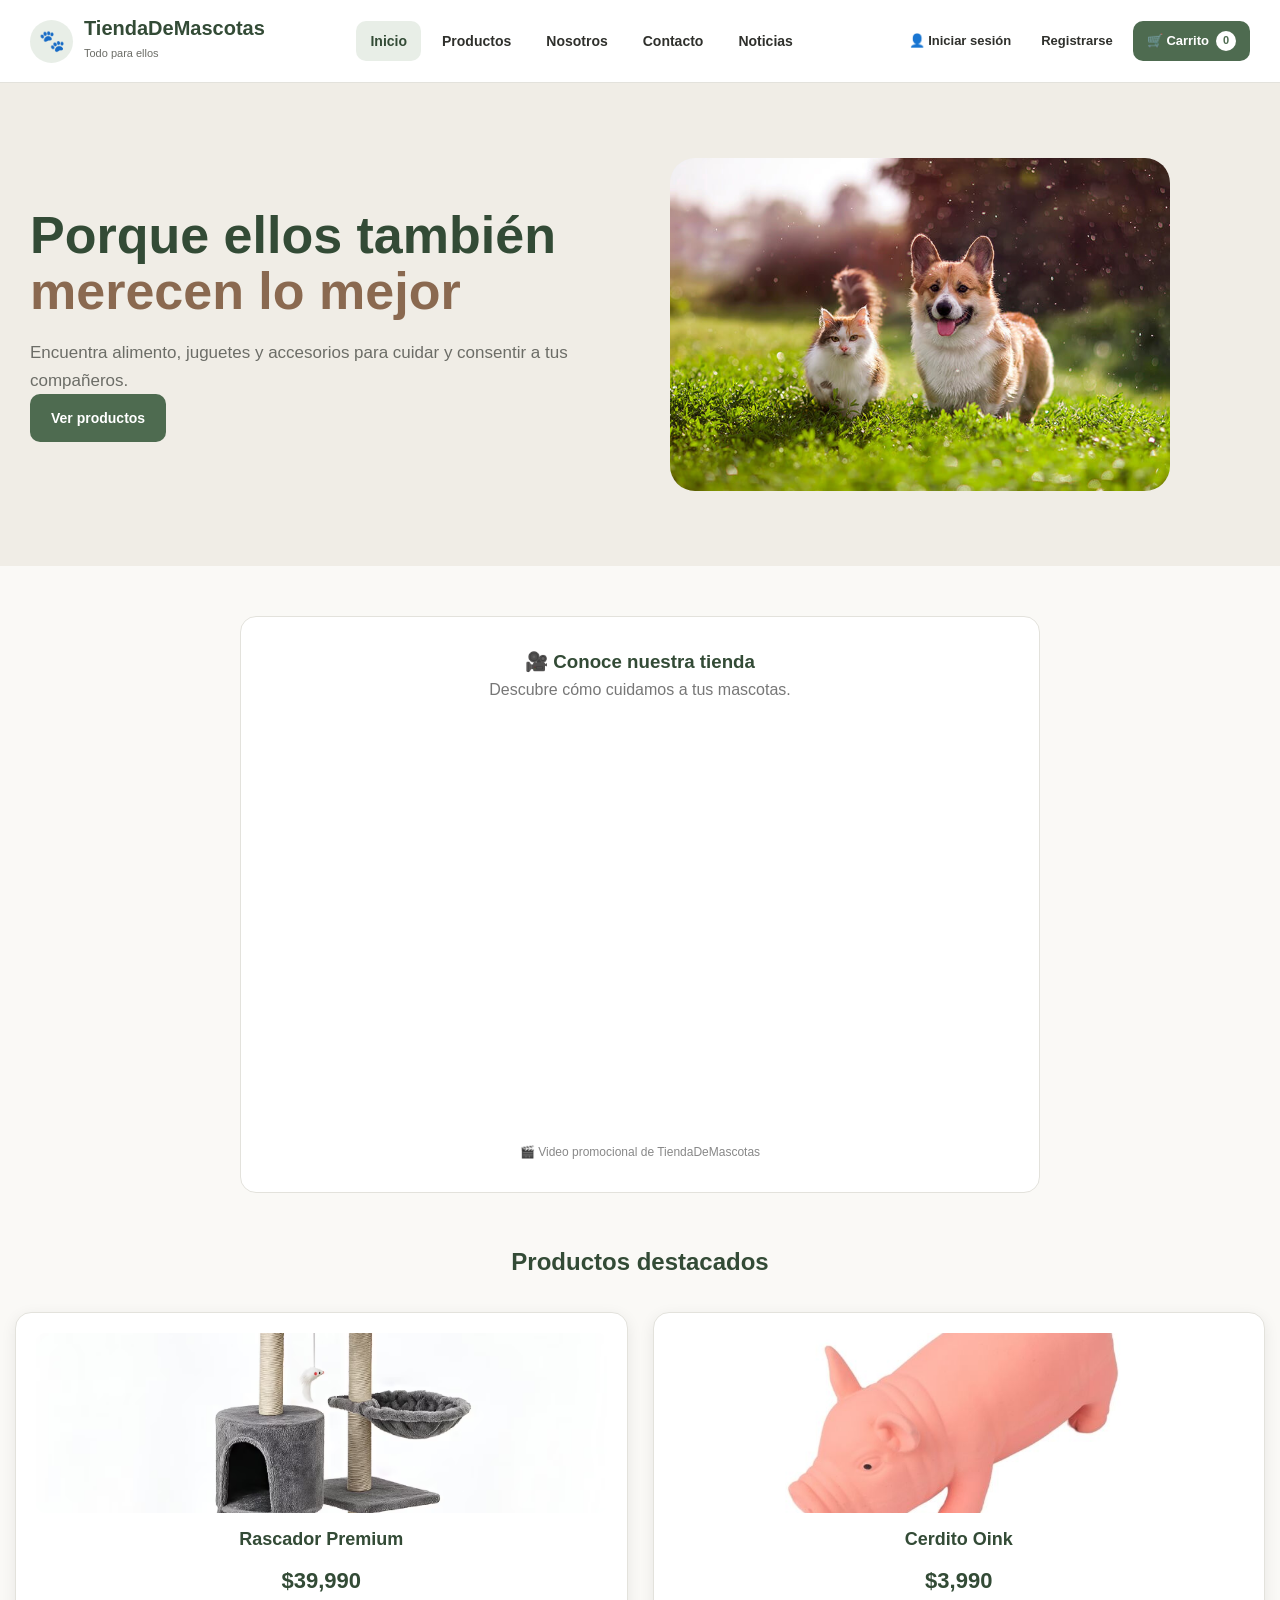
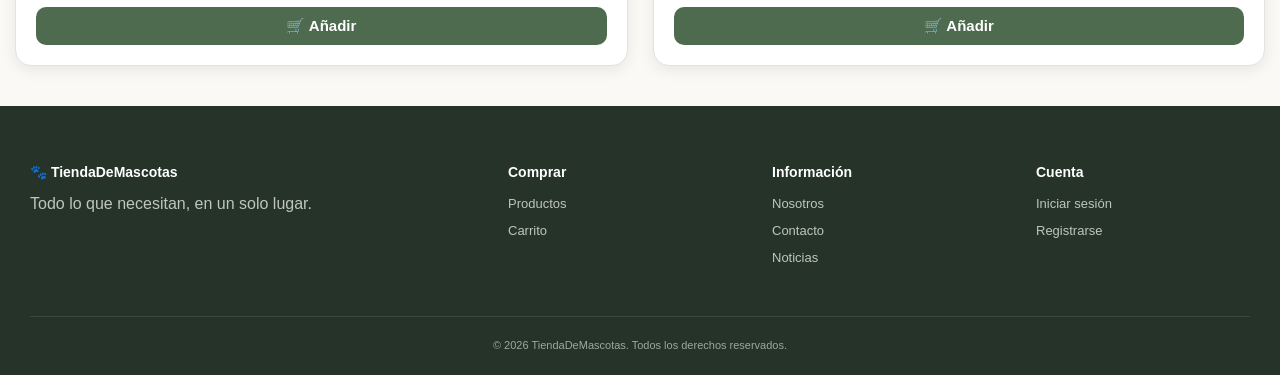
<file: index.html>
<!DOCTYPE html>
<html lang="es">
<head>
    <meta charset="UTF-8">
    <meta name="viewport" content="width=device-width, initial-scale=1.0">
    <title>TiendaDeMascotas</title>
    <link rel="stylesheet" href="css/styles.css">
</head>
<body>

<header class="header">
    <div class="header-contenido">
        <div class="logo">
            <a href="index.html">
                <span class="logo-icono">🐾</span>
                <div>
                    <h1>TiendaDeMascotas</h1>
                    <span class="logo-subtitulo">Todo para ellos</span>
                </div>
            </a>
        </div>
        <nav>
            <ul class="nav-lista">
                <li><a href="index.html" class="nav-link activo">Inicio</a></li>
                <li><a href="productos.html" class="nav-link">Productos</a></li>
                <li><a href="nosotros.html" class="nav-link">Nosotros</a></li>
                <li><a href="contacto.html" class="nav-link">Contacto</a></li>
                <li><a href="Noticias.html" class="nav-link">Noticias</a></li>
            </ul>
        </nav>
        <div class="acciones-header">
            <a href="IniciarSesion.html" class="accion-header">👤 Iniciar sesión</a>
            <a href="Registro.html" class="accion-header">Registrarse</a>
            <a href="carrito.html" class="carrito-header">
                🛒 Carrito <span class="carrito-contador">0</span>
            </a>
        </div>
    </div>
</header>

<main>
    <section class="hero">
        <div class="hero-contenido">
            <div class="hero-texto">
                <h2>Porque ellos también <span>merecen lo mejor</span></h2>
                <p>Encuentra alimento, juguetes y accesorios para cuidar y consentir a tus compañeros.</p>
                <a href="productos.html" class="boton boton-principal">Ver productos</a>
            </div>
            <div class="hero-imagen">
                <img src="IMG/PerroYgato.jpg" alt="Perro y gato">
            </div>
        </div>
    </section>

    <section style="max-width:800px;margin:50px auto;text-align:center;background:white;padding:30px;border-radius:16px;border:1px solid var(--borde);">
        <h3 style="color:var(--verde-oscuro);">🎥 Conoce nuestra tienda</h3>
        <p style="color:#777;margin-bottom:15px;">Descubre cómo cuidamos a tus mascotas.</p>
        <div style="position:relative;padding-bottom:56.25%;height:0;overflow:hidden;border-radius:12px;">
            <iframe 
                style="position:absolute;top:0;left:0;width:100%;height:100%;"
                src="https://www.youtube.com/embed/5aPx_wx9Z8g" 
                frameborder="0" 
                allow="accelerometer; autoplay; clipboard-write; encrypted-media; gyroscope; picture-in-picture" 
                allowfullscreen>
            </iframe>
        </div>
        <p style="color:#888;font-size:12px;margin-top:10px;">🎬 Video promocional de TiendaDeMascotas</p>
    </section>

    <section style="margin-top:50px;">
        <h2 style="text-align:center;color:var(--verde-oscuro);">Productos destacados</h2>
        <div class="productos-grid" id="productos-destacados"></div>
    </section>
</main>

<footer class="footer">
    <div class="footer-contenido">
        <div class="footer-columna">
            <h3>🐾 TiendaDeMascotas</h3>
            <p style="color:#bec6bf;">Todo lo que necesitan, en un solo lugar.</p>
        </div>
        <div class="footer-columna">
            <h3>Comprar</h3>
            <a href="productos.html">Productos</a>
            <a href="carrito.html">Carrito</a>
        </div>
        <div class="footer-columna">
            <h3>Información</h3>
            <a href="nosotros.html">Nosotros</a>
            <a href="contacto.html">Contacto</a>
            <a href="Noticias.html">Noticias</a>
        </div>
        <div class="footer-columna">
            <h3>Cuenta</h3>
            <a href="IniciarSesion.html">Iniciar sesión</a>
            <a href="Registro.html">Registrarse</a>
        </div>
    </div>
    <div class="footer-bottom">
        <p>&copy; 2026 TiendaDeMascotas. Todos los derechos reservados.</p>
    </div>
</footer>

<script src="js/javaScript.js"></script>
</body>
</html>
</file>
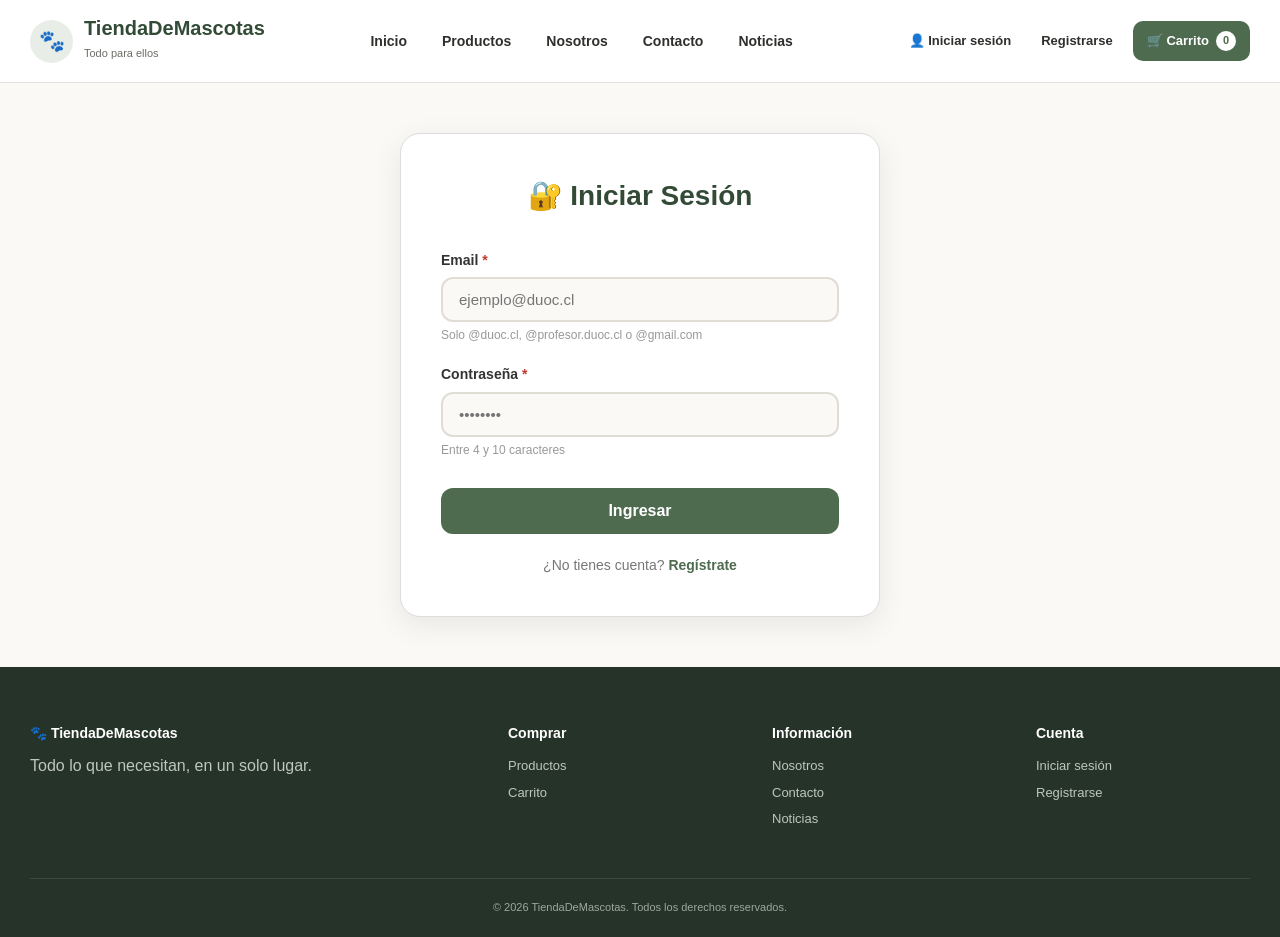
<file: administrador.html>
<!DOCTYPE html>
<html lang="es">
<head>
    <meta charset="UTF-8">
    <meta name="viewport" content="width=device-width, initial-scale=1.0">
    <title>Administrador - TiendaDeMascotas</title>
    <link rel="stylesheet" href="css/styles.css">
</head>
<body>

<header class="header">
    <div class="header-contenido">
        <div class="logo">
            <a href="index.html">
                <span class="logo-icono">🐾</span>
                <div>
                    <h1>TiendaDeMascotas</h1>
                    <span class="logo-subtitulo">Todo para ellos</span>
                </div>
            </a>
        </div>
        <nav>
            <ul class="nav-lista">
                <li><a href="index.html" class="nav-link">Inicio</a></li>
                <li><a href="productos.html" class="nav-link">Productos</a></li>
                <li><a href="nosotros.html" class="nav-link">Nosotros</a></li>
                <li><a href="contacto.html" class="nav-link">Contacto</a></li>
                <li><a href="Noticias.html" class="nav-link">Noticias</a></li>
            </ul>
        </nav>
        <div class="acciones-header">
            <a href="carrito.html" class="carrito-header">
                🛒 Carrito <span class="carrito-contador">0</span>
            </a>
        </div>
    </div>
</header>

<main style="max-width:1250px;margin:40px auto;padding:0 20px;">
    <div style="display:flex;justify-content:space-between;align-items:center;flex-wrap:wrap;gap:15px;margin-bottom:20px;">
        <h1 style="color:var(--verde-oscuro);margin:0;">Panel de Administración</h1>
        <div style="display:flex;align-items:center;gap:10px;background:white;padding:10px 15px;border-radius:10px;border:1px solid var(--borde);">
            <label for="rol-selector" style="font-weight:700;">👤 Rol activo:</label>
            <select id="rol-selector" style="padding:8px;border-radius:8px;border:1px solid var(--borde);font-weight:600;">
                <option value="Administrador" selected>Administrador</option>
                <option value="Vendedor">Vendedor</option>
            </select>
            <button onclick="cerrarSesion()" class="boton boton-secundario" style="padding:8px 14px;">🚪 Cerrar sesión</button>
        </div>
    </div>

    <div class="admin-layout">
        <aside class="admin-sidebar">
            <h3>Menú</h3>
            <a href="#" onclick="mostrarTab('productos')" class="menu-admin" data-rol="Administrador,Vendedor">📦 Productos</a>
            <a href="#" onclick="mostrarTab('usuarios')" class="menu-admin" data-rol="Administrador">👤 Usuarios</a>
            <a href="#" onclick="mostrarTab('ordenes')" class="menu-admin" data-rol="Administrador,Vendedor">📋 Órdenes</a>
            <a href="index.html" style="color:var(--verde);">← Volver a tienda</a>
        </aside>
        <div class="admin-content">
            <div class="admin-tabs">
                <button id="tab-btn-productos" class="activo" onclick="mostrarTab('productos')">Productos</button>
                <button id="tab-btn-usuarios" onclick="mostrarTab('usuarios')">Usuarios</button>
                <button id="tab-btn-ordenes" onclick="mostrarTab('ordenes')">Órdenes</button>
            </div>

            <div id="tab-productos" class="tab-content activo">
                <h3 id="titulo-producto">Gestión de Productos</h3>
                <form id="admin-producto-form">
                    <input type="hidden" id="prod-id-editar" value="">
                    <div class="admin-form-group">
                        <label for="prod-codigo">Código * (mín 3 caracteres)</label>
                        <input type="text" id="prod-codigo" maxlength="20" placeholder="PROD001">
                    </div>
                    <div class="admin-form-group">
                        <label for="prod-nombre">Nombre * (máx 100)</label>
                        <input type="text" id="prod-nombre" maxlength="100" placeholder="Nombre del producto">
                    </div>
                    <div class="admin-form-group">
                        <label for="prod-descripcion">Descripción (máx 500)</label>
                        <textarea id="prod-descripcion" rows="2" maxlength="500"></textarea>
                    </div>
                    <div class="admin-form-group">
                        <label for="prod-precio">Precio * (mín 0)</label>
                        <input type="number" id="prod-precio" step="0.01" min="0">
                    </div>
                    <div class="admin-form-group">
                        <label for="prod-stock">Stock * (entero, mín 0)</label>
                        <input type="number" id="prod-stock" step="1" min="0">
                    </div>
                    <div class="admin-form-group">
                        <label for="prod-stock-critico">Stock Crítico (opcional)</label>
                        <input type="number" id="prod-stock-critico" step="1" min="0">
                    </div>
                    <div class="admin-form-group">
                        <label for="prod-categoria">Categoría *</label>
                        <select id="prod-categoria">
                            <option value="Alimento Seco">Alimento Seco</option>
                            <option value="Alimento Húmedo">Alimento Húmedo</option>
                            <option value="Juguetes">Juguetes</option>
                            <option value="Rascadores y Gimnasios">Rascadores y Gimnasios</option>
                            <option value="Correas, Collares y Arneses">Correas, Collares y Arneses</option>
                        </select>
                    </div>
                    <div class="admin-form-group">
                        <label for="prod-imagen">Imagen (opcional - URL o ruta)</label>
                        <input type="text" id="prod-imagen" placeholder="https://ejemplo.com/imagen.png">
                    </div>
                    <button type="submit" class="boton boton-principal" id="btn-guardar-producto">Guardar Producto</button>
                    <button type="button" class="boton boton-secundario" id="btn-cancelar-edicion" onclick="cancelarEdicion()" style="display:none;">Cancelar edición</button>
                </form>
                <hr style="margin:20px 0;">
                <p><strong>Lista actual de productos:</strong></p>
                <ul id="lista-productos-simulada"></ul>
            </div>

            <div id="tab-usuarios" class="tab-content">
                <h3>Gestión de Usuarios</h3>
                <form id="admin-usuario-form">
                    <input type="hidden" id="user-id-editar" value="">
                    <div class="admin-form-group">
                        <label for="user-rut">RUT * (7-9 dígitos, sin puntos ni guión)</label>
                        <input type="text" id="user-rut" maxlength="9" placeholder="19011022K">
                    </div>
                    <div class="admin-form-group">
                        <label for="user-nombre">Nombre * (máx 50)</label>
                        <input type="text" id="user-nombre" maxlength="50">
                    </div>
                    <div class="admin-form-group">
                        <label for="user-apellidos">Apellidos * (máx 100)</label>
                        <input type="text" id="user-apellidos" maxlength="100">
                    </div>
                    <div class="admin-form-group">
                        <label for="user-email">Correo * (máx 100)</label>
                        <input type="email" id="user-email" maxlength="100">
                    </div>
                    <div class="admin-form-group">
                        <label for="user-fecha">Fecha Nacimiento (opcional)</label>
                        <input type="date" id="user-fecha">
                    </div>
                    <div class="admin-form-group">
                        <label for="user-tipo">Tipo de Usuario *</label>
                        <select id="user-tipo">
                            <option value="Administrador">Administrador</option>
                            <option value="Vendedor">Vendedor</option>
                            <option value="Cliente" selected>Cliente</option>
                        </select>
                    </div>
                    <div class="admin-form-group">
                        <label for="user-region">Región *</label>
                        <select id="user-region"></select>
                    </div>
                    <div class="admin-form-group">
                        <label for="user-comuna">Comuna *</label>
                        <select id="user-comuna"></select>
                    </div>
                    <div class="admin-form-group">
                        <label for="user-direccion">Dirección * (máx 300)</label>
                        <input type="text" id="user-direccion" maxlength="300">
                    </div>
                    <button type="submit" class="boton boton-principal">Guardar Usuario</button>
                </form>
                <hr style="margin:20px 0;">
                <p><strong>Lista de usuarios:</strong></p>
                <ul id="lista-usuarios-simulada"></ul>
            </div>

            <div id="tab-ordenes" class="tab-content">
                <h3>📋 Lista de Órdenes</h3>
                <div id="lista-ordenes">
                    <p style="color:#777;">No hay órdenes registradas.</p>
                </div>
            </div>
        </div>
    </div>
</main>

<footer class="footer">
    <div class="footer-contenido">
        <div class="footer-columna">
            <h3>🐾 TiendaDeMascotas</h3>
            <p style="color:#bec6bf;">Todo lo que necesitan, en un solo lugar.</p>
        </div>
        <div class="footer-columna">
            <h3>Comprar</h3>
            <a href="productos.html">Productos</a>
            <a href="carrito.html">Carrito</a>
        </div>
        <div class="footer-columna">
            <h3>Información</h3>
            <a href="nosotros.html">Nosotros</a>
            <a href="contacto.html">Contacto</a>
            <a href="Noticias.html">Noticias</a>
        </div>
        <div class="footer-columna">
            <h3>Cuenta</h3>
            <a href="IniciarSesion.html">Iniciar sesión</a>
            <a href="Registro.html">Registrarse</a>
        </div>
    </div>
    <div class="footer-bottom">
        <p>&copy; 2026 TiendaDeMascotas. Todos los derechos reservados.</p>
    </div>
</footer>

<script>
    function mostrarTab(tab) {
        document.querySelectorAll('.tab-content').forEach(el => el.classList.remove('activo'));
        document.querySelectorAll('.admin-tabs button').forEach(el => el.classList.remove('activo'));
        document.getElementById('tab-' + tab).classList.add('activo');
        document.getElementById('tab-btn-' + tab).classList.add('activo');
    }
</script>
<script src="js/javaScript.js"></script>
</body>
</html>
</file>
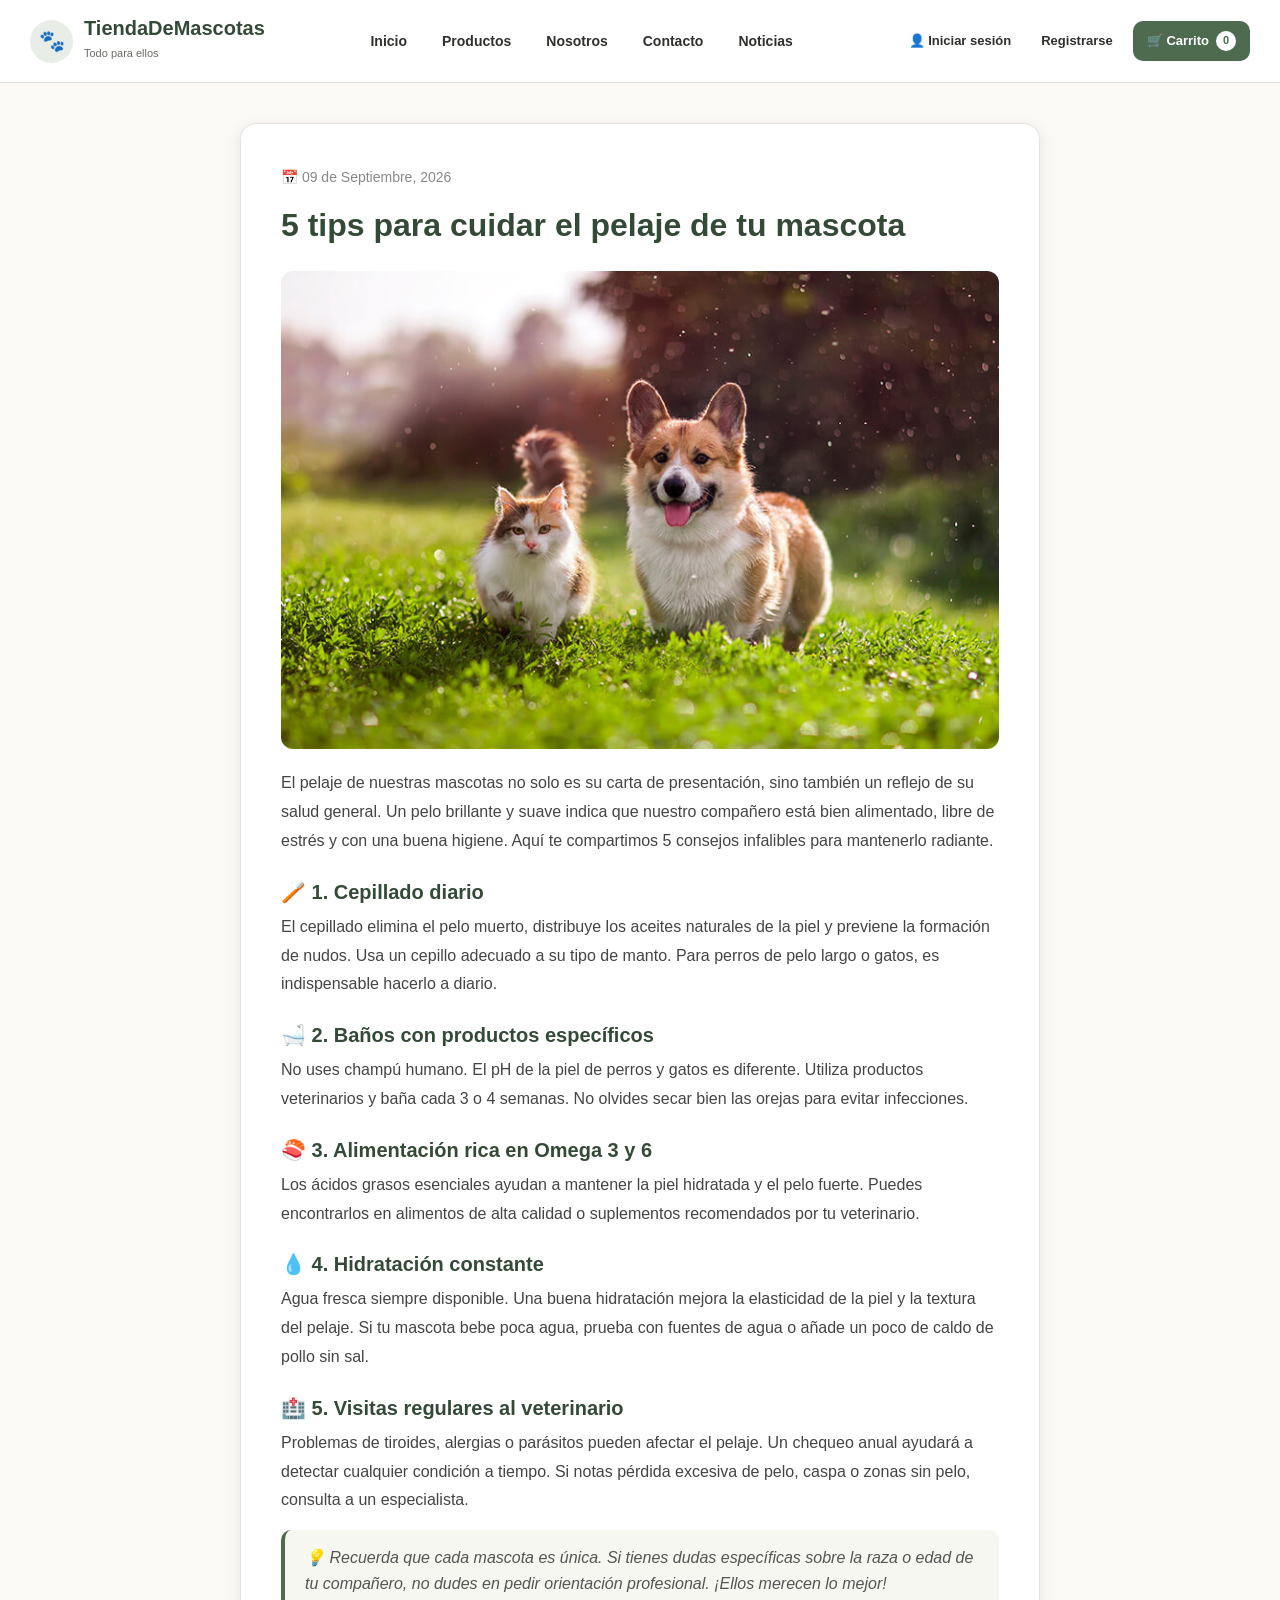
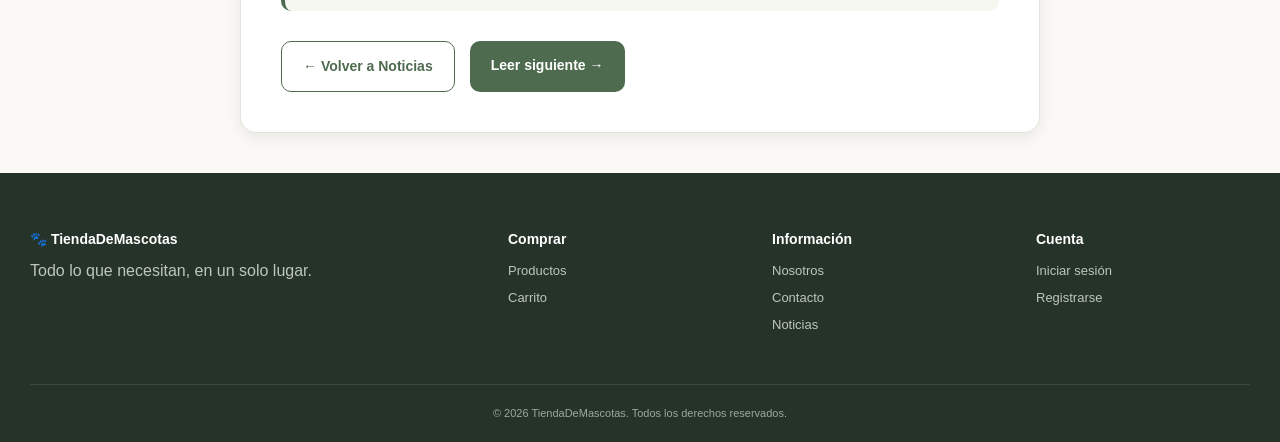
<file: Blog1.html>
<!DOCTYPE html>
<html lang="es">
<head>
    <meta charset="UTF-8">
    <meta name="viewport" content="width=device-width, initial-scale=1.0">
    <title>Blog1 - TiendaDeMascotas</title>
    <link rel="stylesheet" href="css/styles.css">
</head>
<body>

<header class="header">
    <div class="header-contenido">
        <div class="logo">
            <a href="index.html">
                <span class="logo-icono">🐾</span>
                <div>
                    <h1>TiendaDeMascotas</h1>
                    <span class="logo-subtitulo">Todo para ellos</span>
                </div>
            </a>
        </div>
        <nav>
            <ul class="nav-lista">
                <li><a href="index.html" class="nav-link">Inicio</a></li>
                <li><a href="productos.html" class="nav-link">Productos</a></li>
                <li><a href="nosotros.html" class="nav-link">Nosotros</a></li>
                <li><a href="contacto.html" class="nav-link">Contacto</a></li>
                <li><a href="Noticias.html" class="nav-link">Noticias</a></li>
            </ul>
        </nav>
        <div class="acciones-header">
            <a href="IniciarSesion.html" class="accion-header">👤 Iniciar sesión</a>
            <a href="Registro.html" class="accion-header">Registrarse</a>
            <a href="carrito.html" class="carrito-header">
                🛒 Carrito <span class="carrito-contador">0</span>
            </a>
        </div>
    </div>
</header>

<main>
    <article class="articulo">
        <span class="fecha">📅 09 de Septiembre, 2026</span>
        <h1>5 tips para cuidar el pelaje de tu mascota</h1>
        <img src="IMG/PerroYgato.jpg" alt="Mascota con pelaje brillante">

        <p>El pelaje de nuestras mascotas no solo es su carta de presentación, sino también un reflejo de su salud general. Un pelo brillante y suave indica que nuestro compañero está bien alimentado, libre de estrés y con una buena higiene. Aquí te compartimos 5 consejos infalibles para mantenerlo radiante.</p>

        <h3>🪥 1. Cepillado diario</h3>
        <p>El cepillado elimina el pelo muerto, distribuye los aceites naturales de la piel y previene la formación de nudos. Usa un cepillo adecuado a su tipo de manto. Para perros de pelo largo o gatos, es indispensable hacerlo a diario.</p>

        <h3>🛁 2. Baños con productos específicos</h3>
        <p>No uses champú humano. El pH de la piel de perros y gatos es diferente. Utiliza productos veterinarios y baña cada 3 o 4 semanas. No olvides secar bien las orejas para evitar infecciones.</p>

        <h3>🍣 3. Alimentación rica en Omega 3 y 6</h3>
        <p>Los ácidos grasos esenciales ayudan a mantener la piel hidratada y el pelo fuerte. Puedes encontrarlos en alimentos de alta calidad o suplementos recomendados por tu veterinario.</p>

        <h3>💧 4. Hidratación constante</h3>
        <p>Agua fresca siempre disponible. Una buena hidratación mejora la elasticidad de la piel y la textura del pelaje. Si tu mascota bebe poca agua, prueba con fuentes de agua o añade un poco de caldo de pollo sin sal.</p>

        <h3>🏥 5. Visitas regulares al veterinario</h3>
        <p>Problemas de tiroides, alergias o parásitos pueden afectar el pelaje. Un chequeo anual ayudará a detectar cualquier condición a tiempo. Si notas pérdida excesiva de pelo, caspa o zonas sin pelo, consulta a un especialista.</p>

        <div class="destacado">
            💡 Recuerda que cada mascota es única. Si tienes dudas específicas sobre la raza o edad de tu compañero, no dudes en pedir orientación profesional. ¡Ellos merecen lo mejor!
        </div>

        <div class="botones">
            <a href="Noticias.html" class="boton boton-secundario">← Volver a Noticias</a>
            <a href="Blog2.html" class="boton boton-principal">Leer siguiente →</a>
        </div>
    </article>
</main>

<footer class="footer">
    <div class="footer-contenido">
        <div class="footer-columna">
            <h3>🐾 TiendaDeMascotas</h3>
            <p style="color:#bec6bf;">Todo lo que necesitan, en un solo lugar.</p>
        </div>
        <div class="footer-columna">
            <h3>Comprar</h3>
            <a href="productos.html">Productos</a>
            <a href="carrito.html">Carrito</a>
        </div>
        <div class="footer-columna">
            <h3>Información</h3>
            <a href="nosotros.html">Nosotros</a>
            <a href="contacto.html">Contacto</a>
            <a href="Noticias.html">Noticias</a>
        </div>
        <div class="footer-columna">
            <h3>Cuenta</h3>
            <a href="IniciarSesion.html">Iniciar sesión</a>
            <a href="Registro.html">Registrarse</a>
        </div>
    </div>
    <div class="footer-bottom">
        <p>&copy; 2026 TiendaDeMascotas. Todos los derechos reservados.</p>
    </div>
</footer>

<script src="js/javaScript.js"></script>
</body>
</html>
</file>
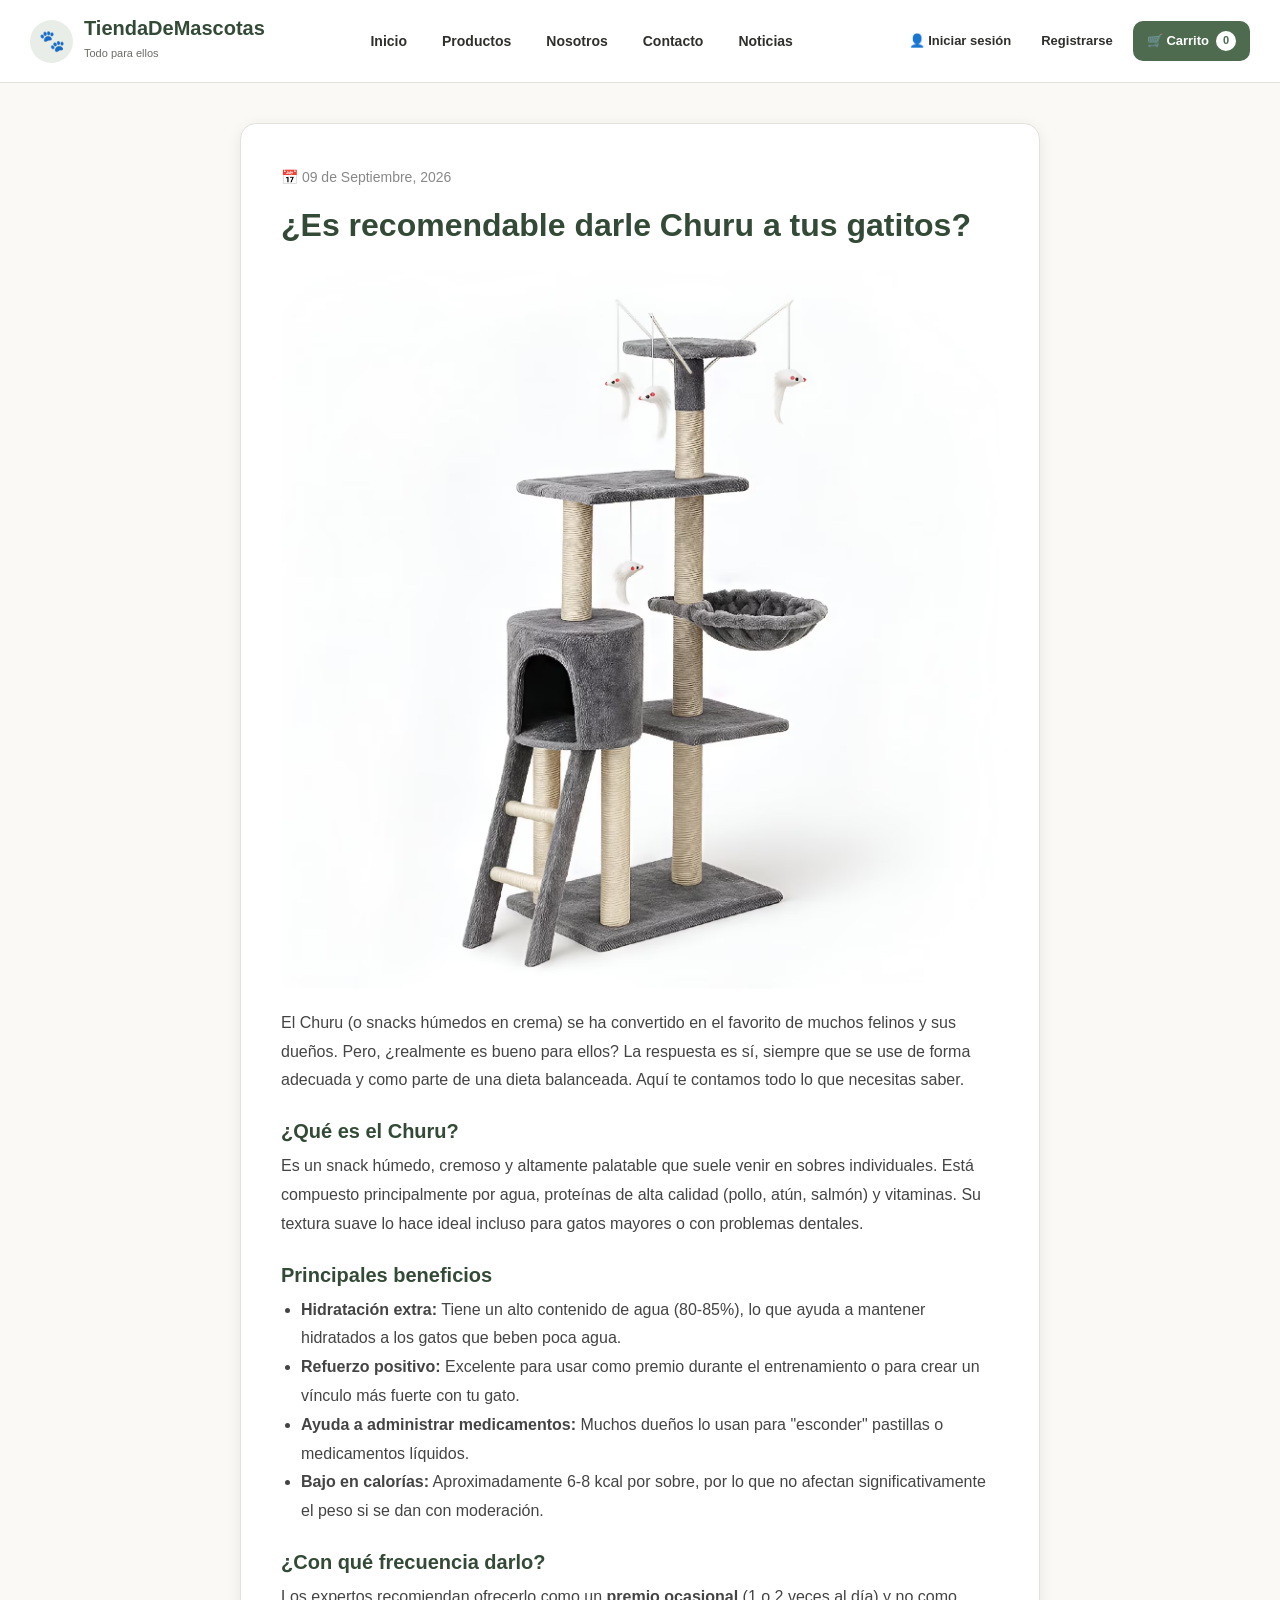
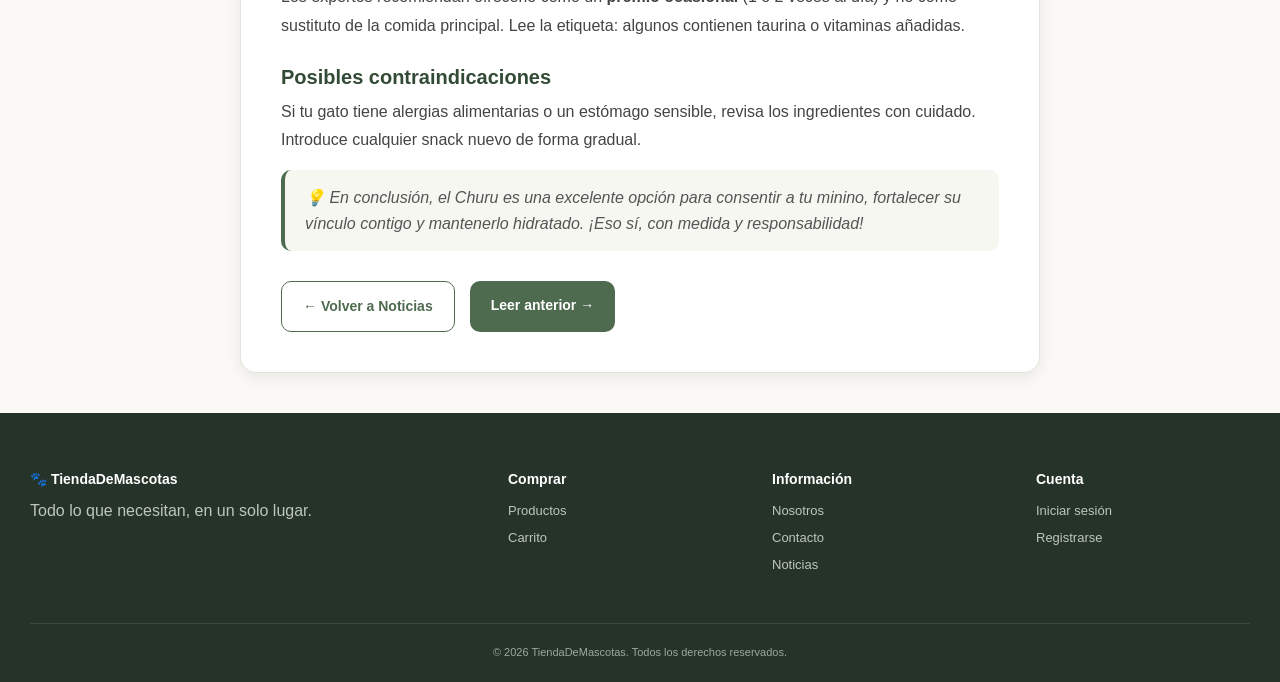
<file: Blog2.html>
<!DOCTYPE html>
<html lang="es">
<head>
    <meta charset="UTF-8">
    <meta name="viewport" content="width=device-width, initial-scale=1.0">
    <title>Blog2 - TiendaDeMascotas</title>
    <link rel="stylesheet" href="css/styles.css">
</head>
<body>

<header class="header">
    <div class="header-contenido">
        <div class="logo">
            <a href="index.html">
                <span class="logo-icono">🐾</span>
                <div>
                    <h1>TiendaDeMascotas</h1>
                    <span class="logo-subtitulo">Todo para ellos</span>
                </div>
            </a>
        </div>
        <nav>
            <ul class="nav-lista">
                <li><a href="index.html" class="nav-link">Inicio</a></li>
                <li><a href="productos.html" class="nav-link">Productos</a></li>
                <li><a href="nosotros.html" class="nav-link">Nosotros</a></li>
                <li><a href="contacto.html" class="nav-link">Contacto</a></li>
                <li><a href="Noticias.html" class="nav-link">Noticias</a></li>
            </ul>
        </nav>
        <div class="acciones-header">
            <a href="IniciarSesion.html" class="accion-header">👤 Iniciar sesión</a>
            <a href="Registro.html" class="accion-header">Registrarse</a>
            <a href="carrito.html" class="carrito-header">
                🛒 Carrito <span class="carrito-contador">0</span>
            </a>
        </div>
    </div>
</header>

<main>
    <article class="articulo">
        <span class="fecha">📅 09 de Septiembre, 2026</span>
        <h1>¿Es recomendable darle Churu a tus gatitos?</h1>
        <img src="IMG/ProductosGato/SuperRascadorGato.png" alt="Gato comiendo Churu">

        <p>El Churu (o snacks húmedos en crema) se ha convertido en el favorito de muchos felinos y sus dueños. Pero, ¿realmente es bueno para ellos? La respuesta es sí, siempre que se use de forma adecuada y como parte de una dieta balanceada. Aquí te contamos todo lo que necesitas saber.</p>

        <h3>¿Qué es el Churu?</h3>
        <p>Es un snack húmedo, cremoso y altamente palatable que suele venir en sobres individuales. Está compuesto principalmente por agua, proteínas de alta calidad (pollo, atún, salmón) y vitaminas. Su textura suave lo hace ideal incluso para gatos mayores o con problemas dentales.</p>

        <h3>Principales beneficios</h3>
        <ul>
            <li><strong>Hidratación extra:</strong> Tiene un alto contenido de agua (80-85%), lo que ayuda a mantener hidratados a los gatos que beben poca agua.</li>
            <li><strong>Refuerzo positivo:</strong> Excelente para usar como premio durante el entrenamiento o para crear un vínculo más fuerte con tu gato.</li>
            <li><strong>Ayuda a administrar medicamentos:</strong> Muchos dueños lo usan para "esconder" pastillas o medicamentos líquidos.</li>
            <li><strong>Bajo en calorías:</strong> Aproximadamente 6-8 kcal por sobre, por lo que no afectan significativamente el peso si se dan con moderación.</li>
        </ul>

        <h3>¿Con qué frecuencia darlo?</h3>
        <p>Los expertos recomiendan ofrecerlo como un <strong>premio ocasional</strong> (1 o 2 veces al día) y no como sustituto de la comida principal. Lee la etiqueta: algunos contienen taurina o vitaminas añadidas.</p>

        <h3>Posibles contraindicaciones</h3>
        <p>Si tu gato tiene alergias alimentarias o un estómago sensible, revisa los ingredientes con cuidado. Introduce cualquier snack nuevo de forma gradual.</p>

        <div class="destacado">
            💡 En conclusión, el Churu es una excelente opción para consentir a tu minino, fortalecer su vínculo contigo y mantenerlo hidratado. ¡Eso sí, con medida y responsabilidad!
        </div>

        <div class="botones">
            <a href="Noticias.html" class="boton boton-secundario">← Volver a Noticias</a>
            <a href="Blog1.html" class="boton boton-principal">Leer anterior →</a>
        </div>
    </article>
</main>

<footer class="footer">
    <div class="footer-contenido">
        <div class="footer-columna">
            <h3>🐾 TiendaDeMascotas</h3>
            <p style="color:#bec6bf;">Todo lo que necesitan, en un solo lugar.</p>
        </div>
        <div class="footer-columna">
            <h3>Comprar</h3>
            <a href="productos.html">Productos</a>
            <a href="carrito.html">Carrito</a>
        </div>
        <div class="footer-columna">
            <h3>Información</h3>
            <a href="nosotros.html">Nosotros</a>
            <a href="contacto.html">Contacto</a>
            <a href="Noticias.html">Noticias</a>
        </div>
        <div class="footer-columna">
            <h3>Cuenta</h3>
            <a href="IniciarSesion.html">Iniciar sesión</a>
            <a href="Registro.html">Registrarse</a>
        </div>
    </div>
    <div class="footer-bottom">
        <p>&copy; 2026 TiendaDeMascotas. Todos los derechos reservados.</p>
    </div>
</footer>

<script src="js/javaScript.js"></script>
</body>
</html>
</file>
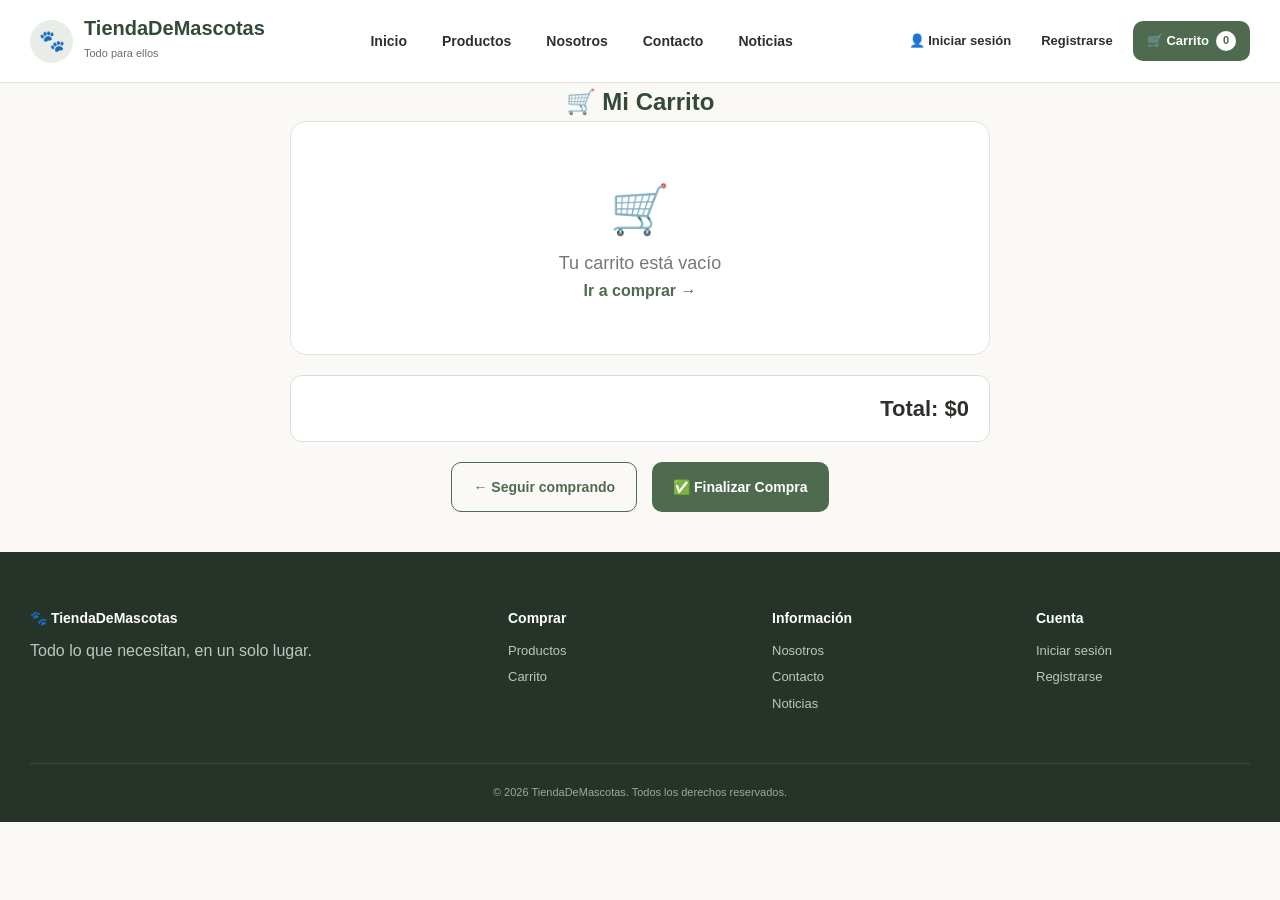
<file: carrito.html>
<!DOCTYPE html>
<html lang="es">
<head>
    <meta charset="UTF-8">
    <meta name="viewport" content="width=device-width, initial-scale=1.0">
    <title>Carrito - TiendaDeMascotas</title>
    <link rel="stylesheet" href="css/styles.css">
</head>
<body>

<header class="header">
    <div class="header-contenido">
        <div class="logo">
            <a href="index.html">
                <span class="logo-icono">🐾</span>
                <div>
                    <h1>TiendaDeMascotas</h1>
                    <span class="logo-subtitulo">Todo para ellos</span>
                </div>
            </a>
        </div>
        <nav>
            <ul class="nav-lista">
                <li><a href="index.html" class="nav-link">Inicio</a></li>
                <li><a href="productos.html" class="nav-link">Productos</a></li>
                <li><a href="nosotros.html" class="nav-link">Nosotros</a></li>
                <li><a href="contacto.html" class="nav-link">Contacto</a></li>
                <li><a href="Noticias.html" class="nav-link">Noticias</a></li>
            </ul>
        </nav>
        <div class="acciones-header">
            <a href="IniciarSesion.html" class="accion-header">👤 Iniciar sesión</a>
            <a href="Registro.html" class="accion-header">Registrarse</a>
            <a href="carrito.html" class="carrito-header">
                🛒 Carrito <span class="carrito-contador" id="contador-header">0</span>
            </a>
        </div>
    </div>
</header>

<main>
    <h2 style="text-align:center;color:#334b36;">🛒 Mi Carrito</h2>
    <div id="carrito-lista" style="max-width:700px;margin:auto;"></div>
    <div id="total-carrito" style="max-width:700px;margin:20px auto;text-align:right;font-size:22px;font-weight:700;background:white;padding:15px 20px;border-radius:12px;border:1px solid #ddd;">
        Total: $<span id="total-monto">0</span>
    </div>
    <div style="max-width:700px;margin:auto;text-align:center;display:flex;gap:15px;justify-content:center;flex-wrap:wrap;">
        <a href="productos.html" class="boton boton-secundario">← Seguir comprando</a>
        <button class="boton boton-principal" onclick="finalizarCompra()">✅ Finalizar Compra</button>
    </div>
</main>

<footer class="footer">
    <div class="footer-contenido">
        <div class="footer-columna">
            <h3>🐾 TiendaDeMascotas</h3>
            <p style="color:#bec6bf;">Todo lo que necesitan, en un solo lugar.</p>
        </div>
        <div class="footer-columna">
            <h3>Comprar</h3>
            <a href="productos.html">Productos</a>
            <a href="carrito.html">Carrito</a>
        </div>
        <div class="footer-columna">
            <h3>Información</h3>
            <a href="nosotros.html">Nosotros</a>
            <a href="contacto.html">Contacto</a>
            <a href="Noticias.html">Noticias</a>
        </div>
        <div class="footer-columna">
            <h3>Cuenta</h3>
            <a href="IniciarSesion.html">Iniciar sesión</a>
            <a href="Registro.html">Registrarse</a>
        </div>
    </div>
    <div class="footer-bottom">
        <p>&copy; 2026 TiendaDeMascotas. Todos los derechos reservados.</p>
    </div>
</footer>

<script src="js/javaScript.js"></script>
</body>
</html>
</file>
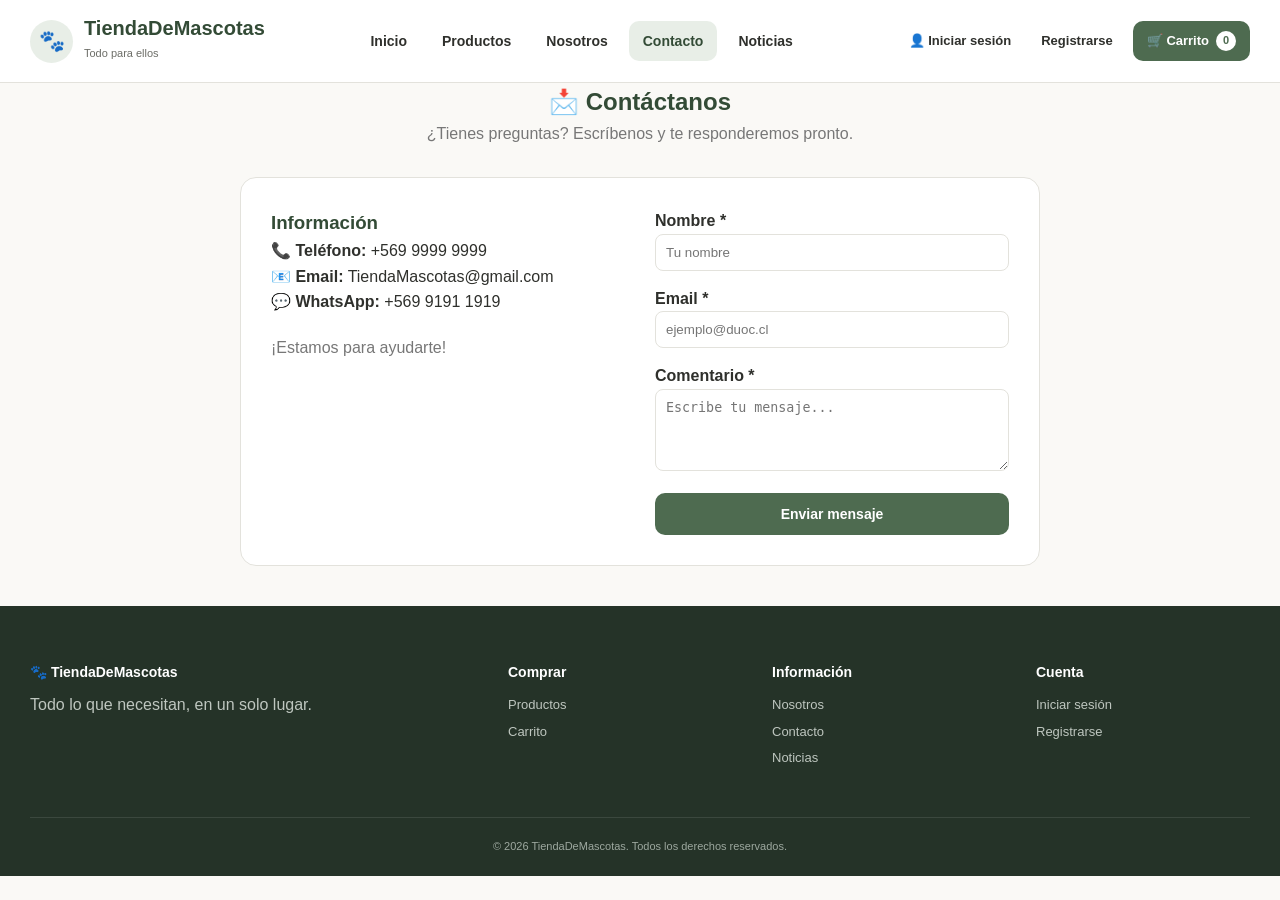
<file: contacto.html>
<!DOCTYPE html>
<html lang="es">
<head>
    <meta charset="UTF-8">
    <meta name="viewport" content="width=device-width, initial-scale=1.0">
    <title>Contacto - TiendaDeMascotas</title>
    <link rel="stylesheet" href="css/styles.css">
</head>
<body>

<header class="header">
    <div class="header-contenido">
        <div class="logo">
            <a href="index.html">
                <span class="logo-icono">🐾</span>
                <div>
                    <h1>TiendaDeMascotas</h1>
                    <span class="logo-subtitulo">Todo para ellos</span>
                </div>
            </a>
        </div>
        <nav>
            <ul class="nav-lista">
                <li><a href="index.html" class="nav-link">Inicio</a></li>
                <li><a href="productos.html" class="nav-link">Productos</a></li>
                <li><a href="nosotros.html" class="nav-link">Nosotros</a></li>
                <li><a href="contacto.html" class="nav-link activo">Contacto</a></li>
                <li><a href="Noticias.html" class="nav-link">Noticias</a></li>
            </ul>
        </nav>
        <div class="acciones-header">
            <a href="IniciarSesion.html" class="accion-header">👤 Iniciar sesión</a>
            <a href="Registro.html" class="accion-header">Registrarse</a>
            <a href="carrito.html" class="carrito-header">
                🛒 Carrito <span class="carrito-contador">0</span>
            </a>
        </div>
    </div>
</header>

<main>
    <div style="max-width:800px;margin:auto;">
        <h2 style="text-align:center;color:var(--verde-oscuro);">📩 Contáctanos</h2>
        <p style="text-align:center;color:#777;margin-bottom:30px;">¿Tienes preguntas? Escríbenos y te responderemos pronto.</p>

        <div style="display:grid;grid-template-columns:1fr 1fr;gap:30px;background:white;padding:30px;border-radius:16px;border:1px solid var(--borde);">
            <div>
                <h3 style="color:var(--verde-oscuro);">Información</h3>
                <p><strong>📞 Teléfono:</strong> +569 9999 9999</p>
                <p><strong>📧 Email:</strong> TiendaMascotas@gmail.com</p>
                <p><strong>💬 WhatsApp:</strong> +569 9191 1919</p>
                <p style="margin-top:20px;color:#777;">¡Estamos para ayudarte!</p>
            </div>
            <div>
                <form id="contacto-form">
                    <div style="margin-bottom:15px;">
                        <label for="contact-nombre" style="font-weight:600;">Nombre *</label>
                        <input type="text" id="contact-nombre" maxlength="100" placeholder="Tu nombre" style="width:100%;padding:10px;border:1px solid var(--borde);border-radius:8px;">
                    </div>
                    <div style="margin-bottom:15px;">
                        <label for="contact-email" style="font-weight:600;">Email *</label>
                        <input type="email" id="contact-email" maxlength="100" placeholder="ejemplo@duoc.cl" style="width:100%;padding:10px;border:1px solid var(--borde);border-radius:8px;">
                    </div>
                    <div style="margin-bottom:15px;">
                        <label for="contact-comentario" style="font-weight:600;">Comentario *</label>
                        <textarea id="contact-comentario" rows="4" maxlength="500" placeholder="Escribe tu mensaje..." style="width:100%;padding:10px;border:1px solid var(--borde);border-radius:8px;"></textarea>
                    </div>
                    <button type="submit" class="boton boton-principal" style="width:100%;">Enviar mensaje</button>
                </form>
            </div>
        </div>
    </div>
</main>

<footer class="footer">
    <div class="footer-contenido">
        <div class="footer-columna">
            <h3>🐾 TiendaDeMascotas</h3>
            <p style="color:#bec6bf;">Todo lo que necesitan, en un solo lugar.</p>
        </div>
        <div class="footer-columna">
            <h3>Comprar</h3>
            <a href="productos.html">Productos</a>
            <a href="carrito.html">Carrito</a>
        </div>
        <div class="footer-columna">
            <h3>Información</h3>
            <a href="nosotros.html">Nosotros</a>
            <a href="contacto.html">Contacto</a>
            <a href="Noticias.html">Noticias</a>
        </div>
        <div class="footer-columna">
            <h3>Cuenta</h3>
            <a href="IniciarSesion.html">Iniciar sesión</a>
            <a href="Registro.html">Registrarse</a>
        </div>
    </div>
    <div class="footer-bottom">
        <p>&copy; 2026 TiendaDeMascotas. Todos los derechos reservados.</p>
    </div>
</footer>

<script src="js/javaScript.js"></script>
</body>
</html>
</file>
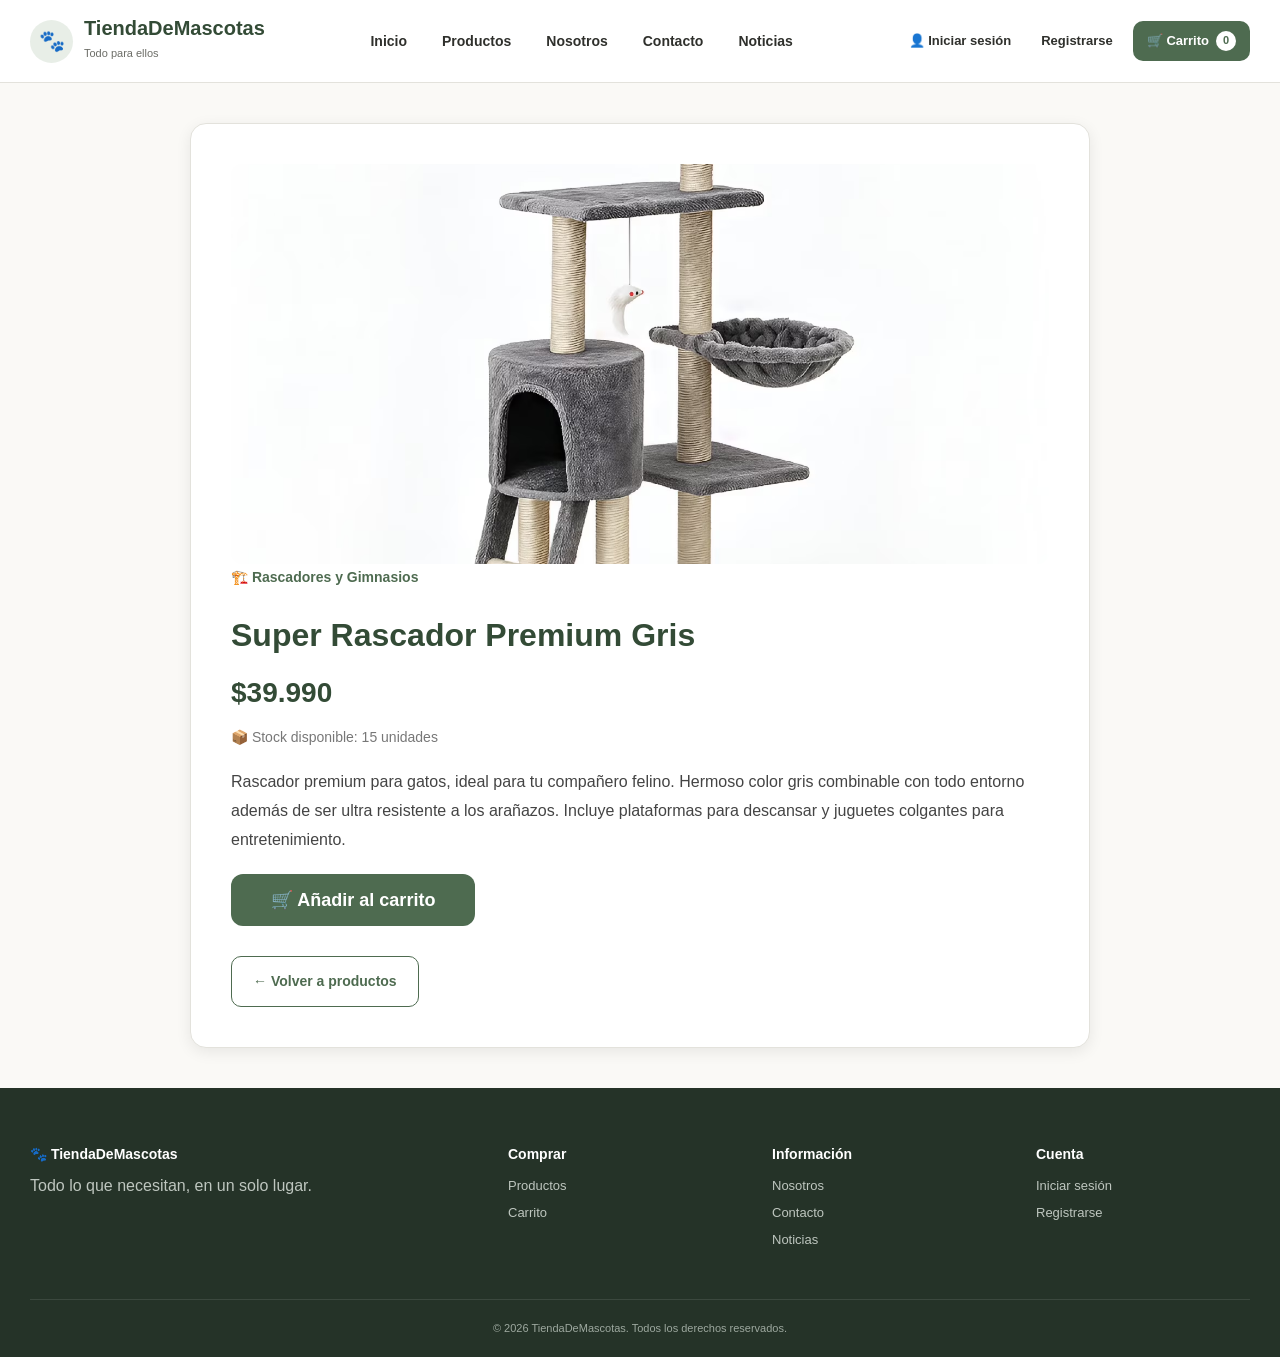
<file: detalle1.html>
<!DOCTYPE html>
<html lang="es">
<head>
    <meta charset="UTF-8">
    <meta name="viewport" content="width=device-width, initial-scale=1.0">
    <title>Rascador Premium - TiendaDeMascotas</title>
    <link rel="stylesheet" href="css/styles.css">
</head>
<body>

<header class="header">
    <div class="header-contenido">
        <div class="logo">
            <a href="index.html">
                <span class="logo-icono">🐾</span>
                <div>
                    <h1>TiendaDeMascotas</h1>
                    <span class="logo-subtitulo">Todo para ellos</span>
                </div>
            </a>
        </div>
        <nav>
            <ul class="nav-lista">
                <li><a href="index.html" class="nav-link">Inicio</a></li>
                <li><a href="productos.html" class="nav-link">Productos</a></li>
                <li><a href="nosotros.html" class="nav-link">Nosotros</a></li>
                <li><a href="contacto.html" class="nav-link">Contacto</a></li>
                <li><a href="Noticias.html" class="nav-link">Noticias</a></li>
            </ul>
        </nav>
        <div class="acciones-header">
            <a href="IniciarSesion.html" class="accion-header">👤 Iniciar sesión</a>
            <a href="Registro.html" class="accion-header">Registrarse</a>
            <a href="carrito.html" class="carrito-header">
                🛒 Carrito <span class="carrito-contador">0</span>
            </a>
        </div>
    </div>
</header>

<main>
    <div class="detalle">
        <img src="IMG/ProductosGato/SuperRascadorGato.png" alt="Rascador Premium" class="imagen">
        <span class="categoria">🏗️ Rascadores y Gimnasios</span>
        <h1>Super Rascador Premium Gris</h1>
        <p class="precio">$39.990</p>
        <p class="stock">📦 Stock disponible: 15 unidades</p>
        <p class="descripcion">
            Rascador premium para gatos, ideal para tu compañero felino. 
            Hermoso color gris combinable con todo entorno además de ser ultra resistente a los arañazos. 
            Incluye plataformas para descansar y juguetes colgantes para entretenimiento.
        </p>
        <button class="boton-agregar" onclick="agregarAlCarrito(1)">🛒 Añadir al carrito</button>
        <div class="botones">
            <a href="productos.html" class="boton boton-secundario">← Volver a productos</a>
        </div>
    </div>
</main>

<footer class="footer">
    <div class="footer-contenido">
        <div class="footer-columna">
            <h3>🐾 TiendaDeMascotas</h3>
            <p style="color:#bec6bf;">Todo lo que necesitan, en un solo lugar.</p>
        </div>
        <div class="footer-columna">
            <h3>Comprar</h3>
            <a href="productos.html">Productos</a>
            <a href="carrito.html">Carrito</a>
        </div>
        <div class="footer-columna">
            <h3>Información</h3>
            <a href="nosotros.html">Nosotros</a>
            <a href="contacto.html">Contacto</a>
            <a href="Noticias.html">Noticias</a>
        </div>
        <div class="footer-columna">
            <h3>Cuenta</h3>
            <a href="IniciarSesion.html">Iniciar sesión</a>
            <a href="Registro.html">Registrarse</a>
        </div>
    </div>
    <div class="footer-bottom">
        <p>&copy; 2026 TiendaDeMascotas. Todos los derechos reservados.</p>
    </div>
</footer>

<script src="js/javaScript.js"></script>
</body>
</html>
</file>
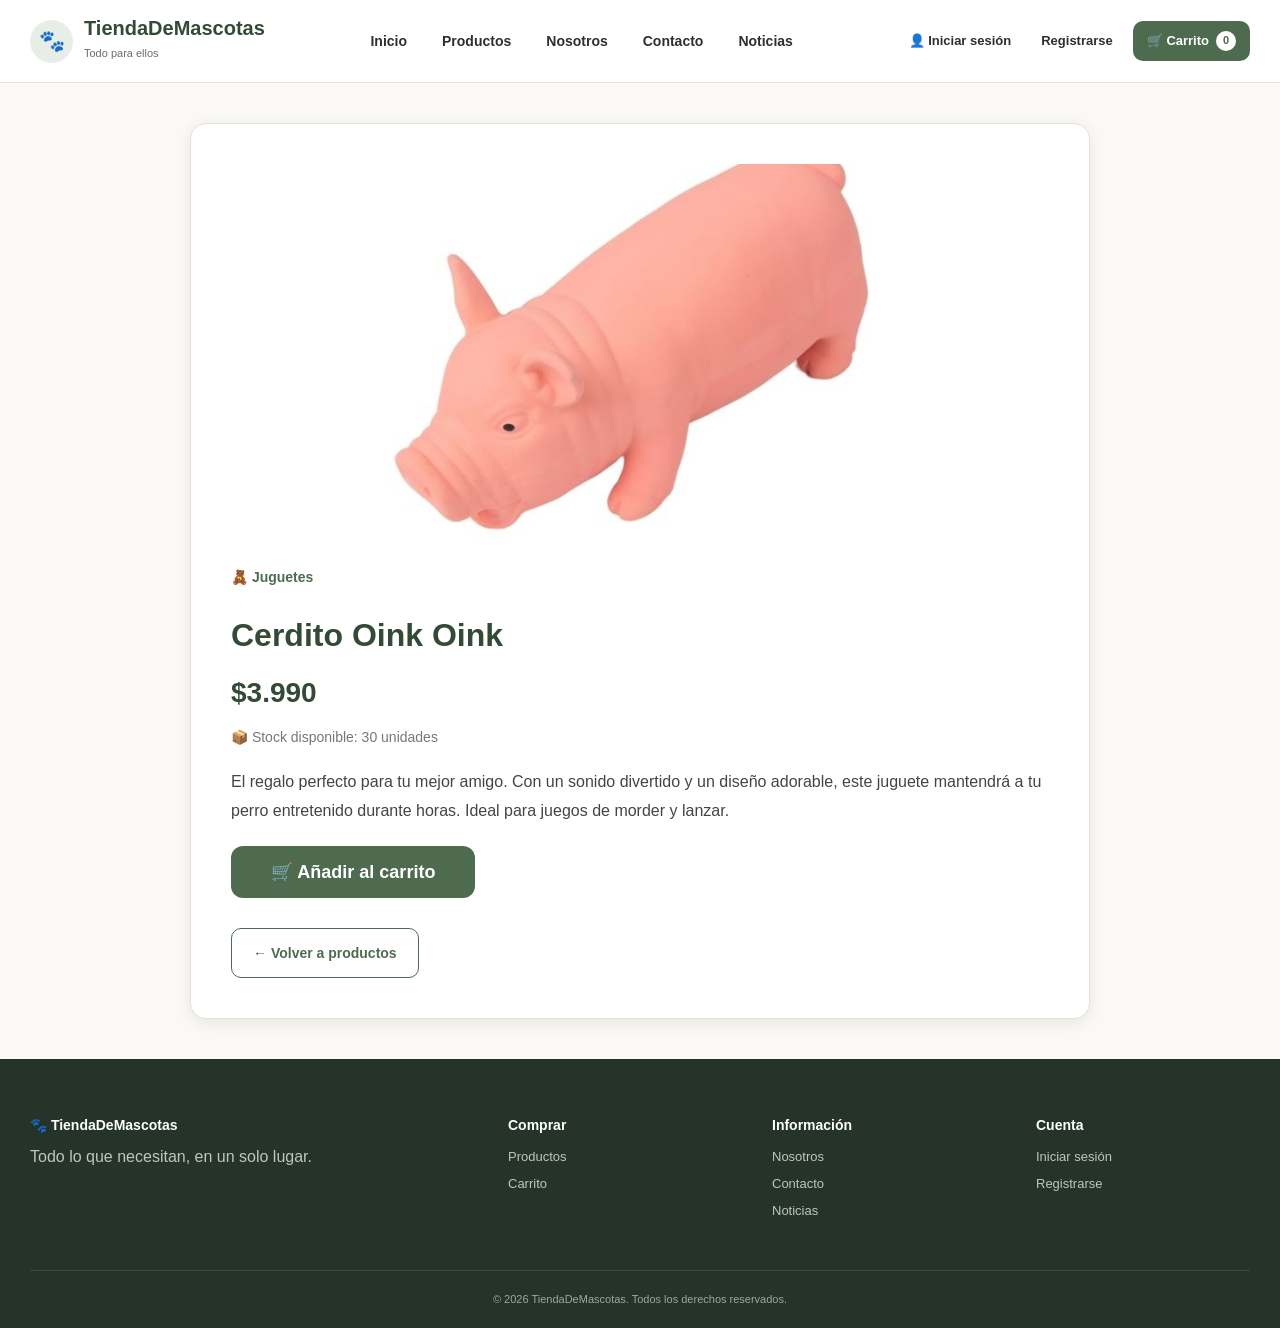
<file: detalle2.html>
<!DOCTYPE html>
<html lang="es">
<head>
    <meta charset="UTF-8">
    <meta name="viewport" content="width=device-width, initial-scale=1.0">
    <title>Cerdito Oink - TiendaDeMascotas</title>
    <link rel="stylesheet" href="css/styles.css">
</head>
<body>

<header class="header">
    <div class="header-contenido">
        <div class="logo">
            <a href="index.html">
                <span class="logo-icono">🐾</span>
                <div>
                    <h1>TiendaDeMascotas</h1>
                    <span class="logo-subtitulo">Todo para ellos</span>
                </div>
            </a>
        </div>
        <nav>
            <ul class="nav-lista">
                <li><a href="index.html" class="nav-link">Inicio</a></li>
                <li><a href="productos.html" class="nav-link">Productos</a></li>
                <li><a href="nosotros.html" class="nav-link">Nosotros</a></li>
                <li><a href="contacto.html" class="nav-link">Contacto</a></li>
                <li><a href="Noticias.html" class="nav-link">Noticias</a></li>
            </ul>
        </nav>
        <div class="acciones-header">
            <a href="IniciarSesion.html" class="accion-header">👤 Iniciar sesión</a>
            <a href="Registro.html" class="accion-header">Registrarse</a>
            <a href="carrito.html" class="carrito-header">
                🛒 Carrito <span class="carrito-contador">0</span>
            </a>
        </div>
    </div>
</header>

<main>
    <div class="detalle">
        <img src="IMG/ProductosPerro/CerditoOinkOink.png" alt="Cerdito Oink" class="imagen">
        <span class="categoria">🧸 Juguetes</span>
        <h1>Cerdito Oink Oink</h1>
        <p class="precio">$3.990</p>
        <p class="stock">📦 Stock disponible: 30 unidades</p>
        <p class="descripcion">
            El regalo perfecto para tu mejor amigo. Con un sonido divertido y un diseño adorable, 
            este juguete mantendrá a tu perro entretenido durante horas. 
            Ideal para juegos de morder y lanzar.
        </p>
        <button class="boton-agregar" onclick="agregarAlCarrito(2)">🛒 Añadir al carrito</button>
        <div class="botones">
            <a href="productos.html" class="boton boton-secundario">← Volver a productos</a>
        </div>
    </div>
</main>

<footer class="footer">
    <div class="footer-contenido">
        <div class="footer-columna">
            <h3>🐾 TiendaDeMascotas</h3>
            <p style="color:#bec6bf;">Todo lo que necesitan, en un solo lugar.</p>
        </div>
        <div class="footer-columna">
            <h3>Comprar</h3>
            <a href="productos.html">Productos</a>
            <a href="carrito.html">Carrito</a>
        </div>
        <div class="footer-columna">
            <h3>Información</h3>
            <a href="nosotros.html">Nosotros</a>
            <a href="contacto.html">Contacto</a>
            <a href="Noticias.html">Noticias</a>
        </div>
        <div class="footer-columna">
            <h3>Cuenta</h3>
            <a href="IniciarSesion.html">Iniciar sesión</a>
            <a href="Registro.html">Registrarse</a>
        </div>
    </div>
    <div class="footer-bottom">
        <p>&copy; 2026 TiendaDeMascotas. Todos los derechos reservados.</p>
    </div>
</footer>

<script src="js/javaScript.js"></script>
</body>
</html>
</file>
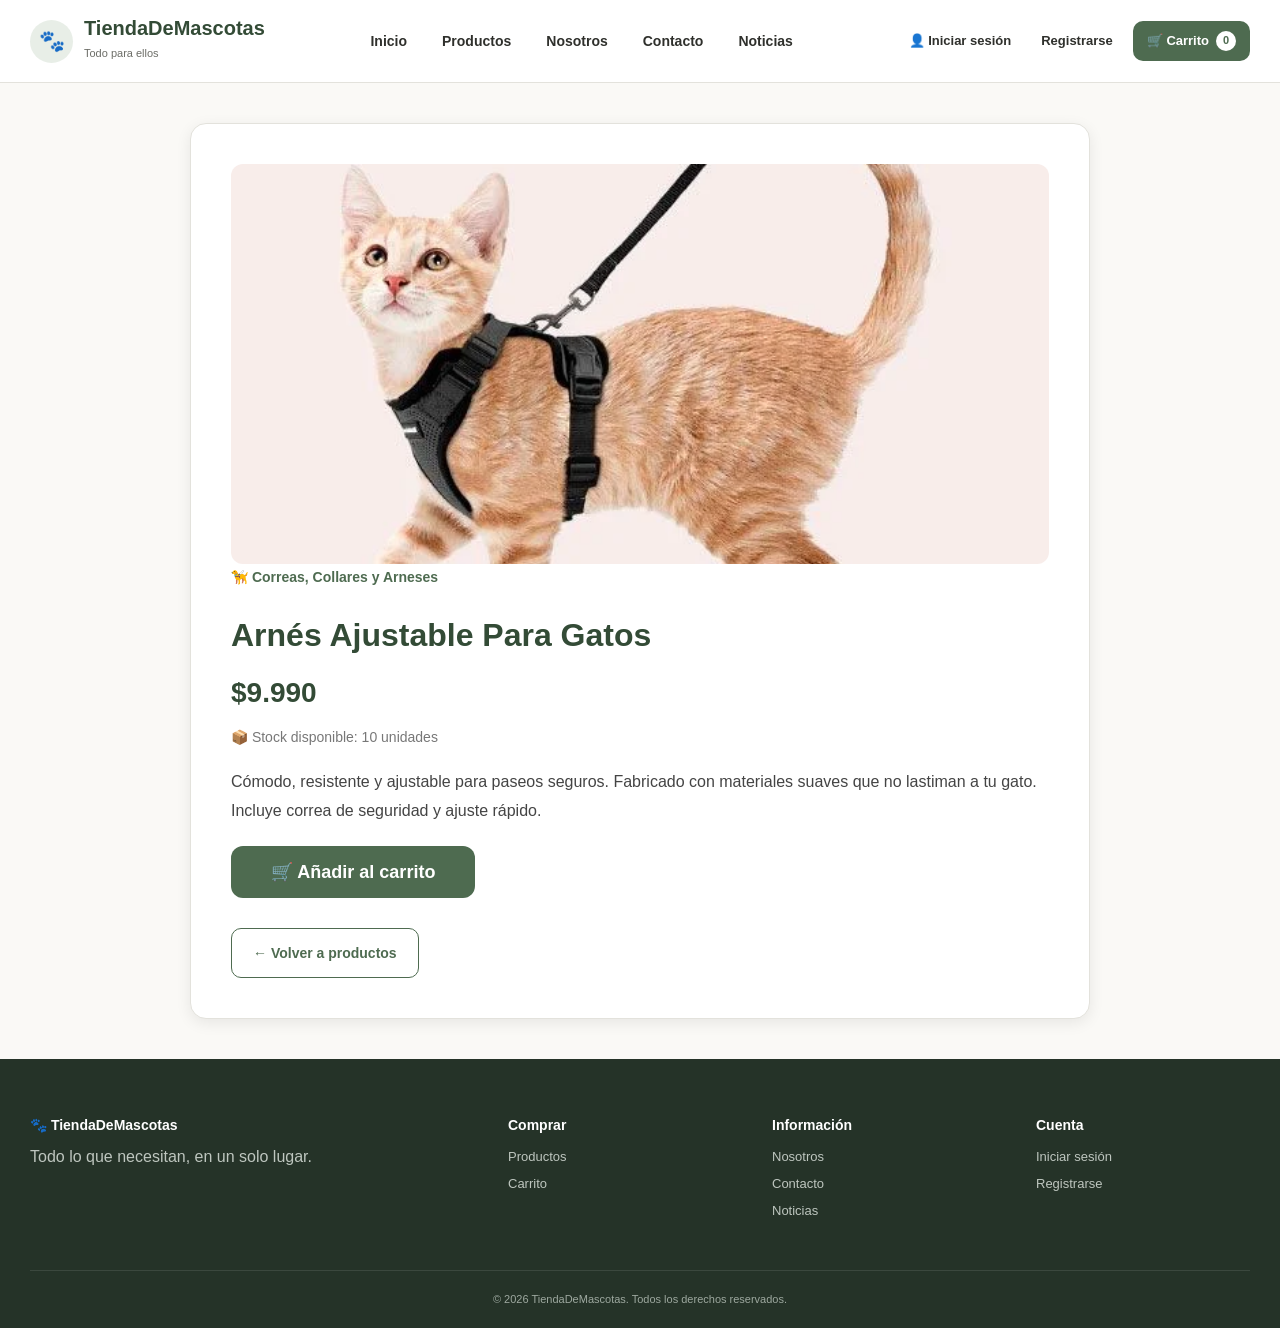
<file: detalle3.html>
<!DOCTYPE html>
<html lang="es">
<head>
    <meta charset="UTF-8">
    <meta name="viewport" content="width=device-width, initial-scale=1.0">
    <title>Arnés para Gato - TiendaDeMascotas</title>
    <link rel="stylesheet" href="css/styles.css">
</head>
<body>

<header class="header">
    <div class="header-contenido">
        <div class="logo">
            <a href="index.html">
                <span class="logo-icono">🐾</span>
                <div>
                    <h1>TiendaDeMascotas</h1>
                    <span class="logo-subtitulo">Todo para ellos</span>
                </div>
            </a>
        </div>
        <nav>
            <ul class="nav-lista">
                <li><a href="index.html" class="nav-link">Inicio</a></li>
                <li><a href="productos.html" class="nav-link">Productos</a></li>
                <li><a href="nosotros.html" class="nav-link">Nosotros</a></li>
                <li><a href="contacto.html" class="nav-link">Contacto</a></li>
                <li><a href="Noticias.html" class="nav-link">Noticias</a></li>
            </ul>
        </nav>
        <div class="acciones-header">
            <a href="IniciarSesion.html" class="accion-header">👤 Iniciar sesión</a>
            <a href="Registro.html" class="accion-header">Registrarse</a>
            <a href="carrito.html" class="carrito-header">
                🛒 Carrito <span class="carrito-contador">0</span>
            </a>
        </div>
    </div>
</header>

<main>
    <div class="detalle">
        <img src="IMG/ProductosGato/ArnesAjustableGato.png" alt="Arnés para Gato" class="imagen">
        <span class="categoria">🦮 Correas, Collares y Arneses</span>
        <h1>Arnés Ajustable Para Gatos</h1>
        <p class="precio">$9.990</p>
        <p class="stock">📦 Stock disponible: 10 unidades</p>
        <p class="descripcion">
            Cómodo, resistente y ajustable para paseos seguros. 
            Fabricado con materiales suaves que no lastiman a tu gato. 
            Incluye correa de seguridad y ajuste rápido.
        </p>
        <button class="boton-agregar" onclick="agregarAlCarrito(3)">🛒 Añadir al carrito</button>
        <div class="botones">
            <a href="productos.html" class="boton boton-secundario">← Volver a productos</a>
        </div>
    </div>
</main>

<footer class="footer">
    <div class="footer-contenido">
        <div class="footer-columna">
            <h3>🐾 TiendaDeMascotas</h3>
            <p style="color:#bec6bf;">Todo lo que necesitan, en un solo lugar.</p>
        </div>
        <div class="footer-columna">
            <h3>Comprar</h3>
            <a href="productos.html">Productos</a>
            <a href="carrito.html">Carrito</a>
        </div>
        <div class="footer-columna">
            <h3>Información</h3>
            <a href="nosotros.html">Nosotros</a>
            <a href="contacto.html">Contacto</a>
            <a href="Noticias.html">Noticias</a>
        </div>
        <div class="footer-columna">
            <h3>Cuenta</h3>
            <a href="IniciarSesion.html">Iniciar sesión</a>
            <a href="Registro.html">Registrarse</a>
        </div>
    </div>
    <div class="footer-bottom">
        <p>&copy; 2026 TiendaDeMascotas. Todos los derechos reservados.</p>
    </div>
</footer>

<script src="js/javaScript.js"></script>
</body>
</html>
</file>
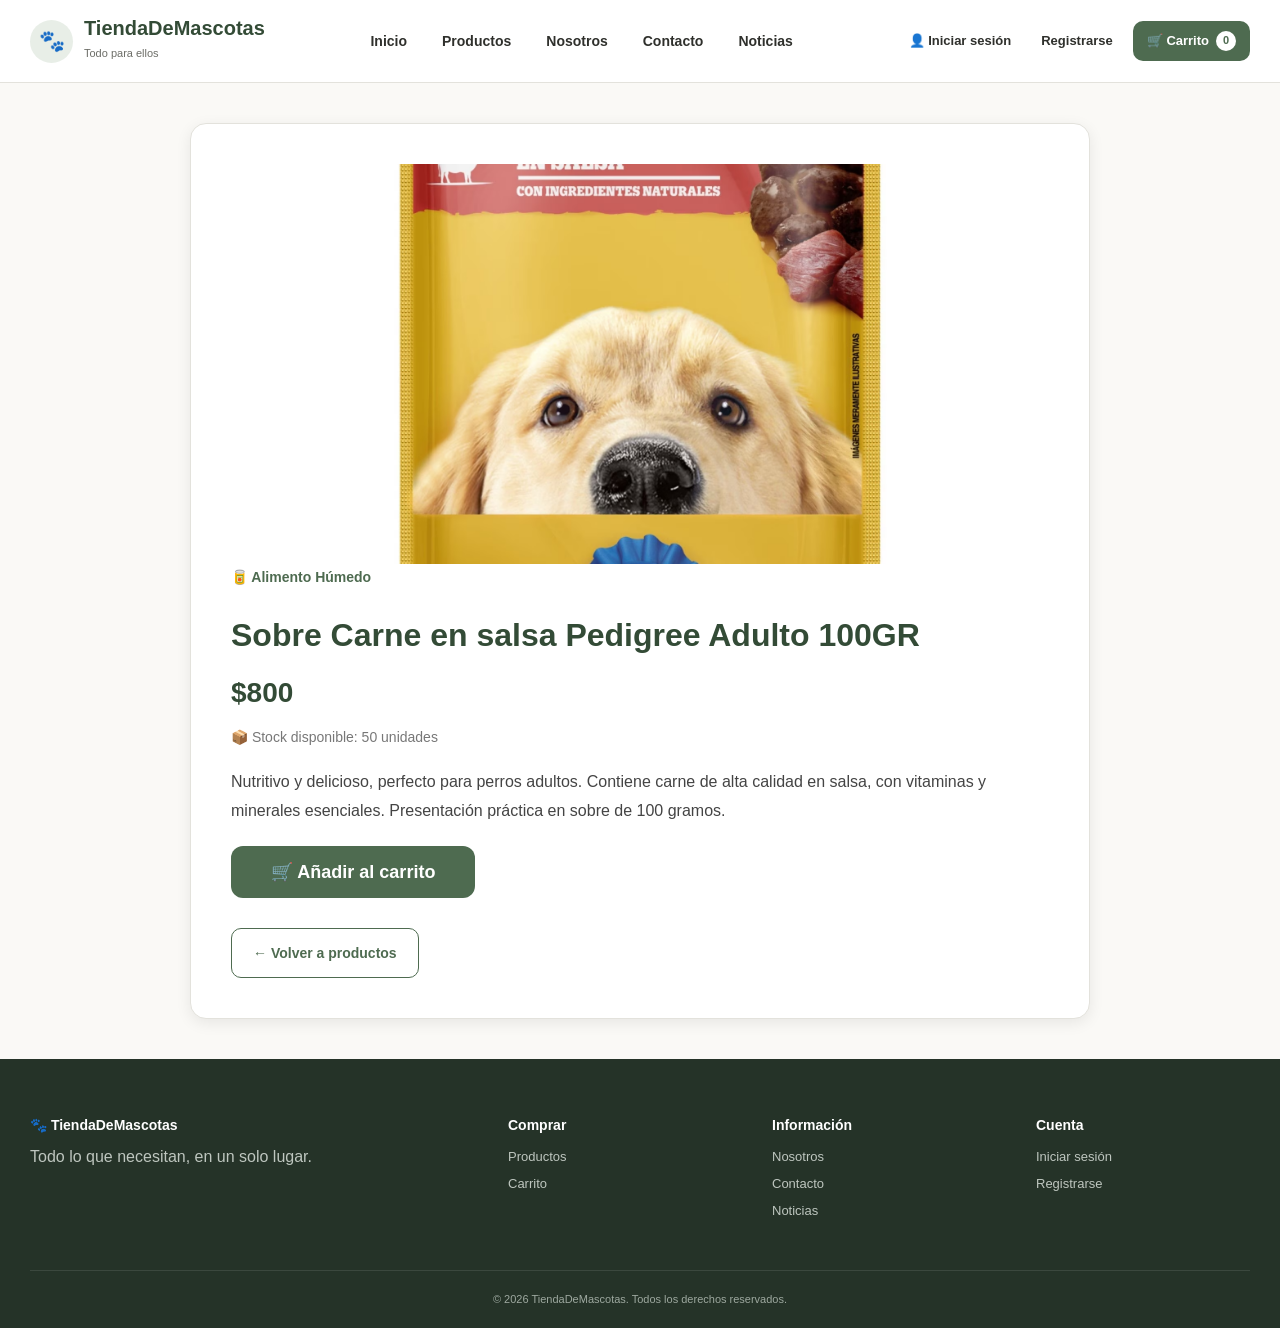
<file: detalle4.html>
<!DOCTYPE html>
<html lang="es">
<head>
    <meta charset="UTF-8">
    <meta name="viewport" content="width=device-width, initial-scale=1.0">
    <title>Sobre Pedigree - TiendaDeMascotas</title>
    <link rel="stylesheet" href="css/styles.css">
</head>
<body>

<header class="header">
    <div class="header-contenido">
        <div class="logo">
            <a href="index.html">
                <span class="logo-icono">🐾</span>
                <div>
                    <h1>TiendaDeMascotas</h1>
                    <span class="logo-subtitulo">Todo para ellos</span>
                </div>
            </a>
        </div>
        <nav>
            <ul class="nav-lista">
                <li><a href="index.html" class="nav-link">Inicio</a></li>
                <li><a href="productos.html" class="nav-link">Productos</a></li>
                <li><a href="nosotros.html" class="nav-link">Nosotros</a></li>
                <li><a href="contacto.html" class="nav-link">Contacto</a></li>
                <li><a href="Noticias.html" class="nav-link">Noticias</a></li>
            </ul>
        </nav>
        <div class="acciones-header">
            <a href="IniciarSesion.html" class="accion-header">👤 Iniciar sesión</a>
            <a href="Registro.html" class="accion-header">Registrarse</a>
            <a href="carrito.html" class="carrito-header">
                🛒 Carrito <span class="carrito-contador">0</span>
            </a>
        </div>
    </div>
</header>

<main>
    <div class="detalle">
        <img src="IMG/ProductosPerro/SobreCarnePedigreeAdulto.png" alt="Sobre Pedigree" class="imagen">
        <span class="categoria">🥫 Alimento Húmedo</span>
        <h1>Sobre Carne en salsa Pedigree Adulto 100GR</h1>
        <p class="precio">$800</p>
        <p class="stock">📦 Stock disponible: 50 unidades</p>
        <p class="descripcion">
            Nutritivo y delicioso, perfecto para perros adultos. 
            Contiene carne de alta calidad en salsa, con vitaminas y minerales esenciales. 
            Presentación práctica en sobre de 100 gramos.
        </p>
        <button class="boton-agregar" onclick="agregarAlCarrito(4)">🛒 Añadir al carrito</button>
        <div class="botones">
            <a href="productos.html" class="boton boton-secundario">← Volver a productos</a>
        </div>
    </div>
</main>

<footer class="footer">
    <div class="footer-contenido">
        <div class="footer-columna">
            <h3>🐾 TiendaDeMascotas</h3>
            <p style="color:#bec6bf;">Todo lo que necesitan, en un solo lugar.</p>
        </div>
        <div class="footer-columna">
            <h3>Comprar</h3>
            <a href="productos.html">Productos</a>
            <a href="carrito.html">Carrito</a>
        </div>
        <div class="footer-columna">
            <h3>Información</h3>
            <a href="nosotros.html">Nosotros</a>
            <a href="contacto.html">Contacto</a>
            <a href="Noticias.html">Noticias</a>
        </div>
        <div class="footer-columna">
            <h3>Cuenta</h3>
            <a href="IniciarSesion.html">Iniciar sesión</a>
            <a href="Registro.html">Registrarse</a>
        </div>
    </div>
    <div class="footer-bottom">
        <p>&copy; 2026 TiendaDeMascotas. Todos los derechos reservados.</p>
    </div>
</footer>

<script src="js/javaScript.js"></script>
</body>
</html>
</file>
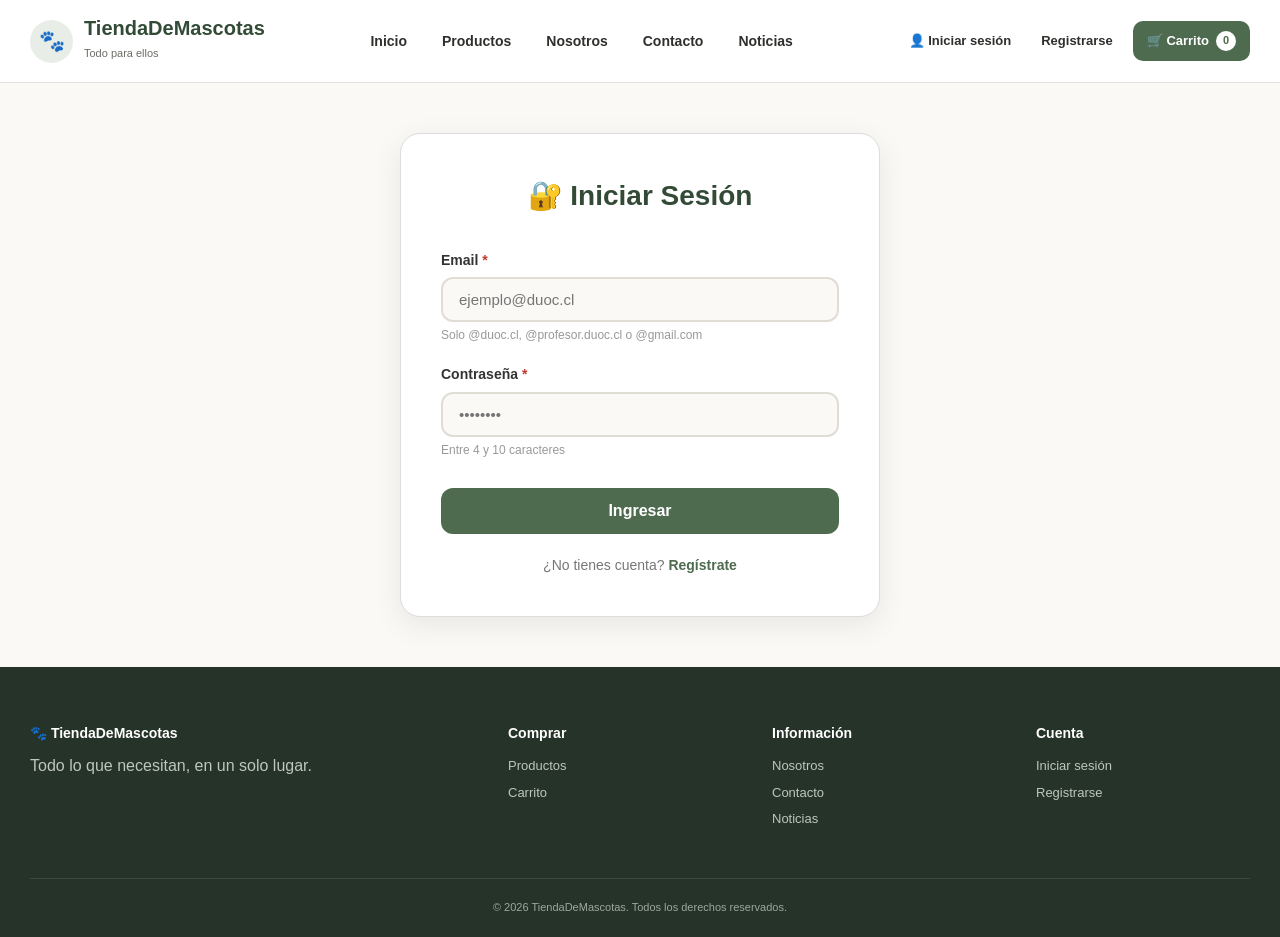
<file: IniciarSesion.html>
<!DOCTYPE html>
<html lang="es">
<head>
    <meta charset="UTF-8">
    <meta name="viewport" content="width=device-width, initial-scale=1.0">
    <title>Iniciar Sesión - TiendaDeMascotas</title>
    <link rel="stylesheet" href="css/styles.css">
</head>
<body>

<header class="header">
    <div class="header-contenido">
        <div class="logo">
            <a href="index.html">
                <span class="logo-icono">🐾</span>
                <div>
                    <h1>TiendaDeMascotas</h1>
                    <span class="logo-subtitulo">Todo para ellos</span>
                </div>
            </a>
        </div>
        <nav>
            <ul class="nav-lista">
                <li><a href="index.html" class="nav-link">Inicio</a></li>
                <li><a href="productos.html" class="nav-link">Productos</a></li>
                <li><a href="nosotros.html" class="nav-link">Nosotros</a></li>
                <li><a href="contacto.html" class="nav-link">Contacto</a></li>
                <li><a href="Noticias.html" class="nav-link">Noticias</a></li>
            </ul>
        </nav>
        <div class="acciones-header">
            <a href="IniciarSesion.html" class="accion-header">👤 Iniciar sesión</a>
            <a href="Registro.html" class="accion-header">Registrarse</a>
            <a href="carrito.html" class="carrito-header">
                🛒 Carrito <span class="carrito-contador">0</span>
            </a>
        </div>
    </div>
</header>

<main>
    <div class="formulario">
        <h2>🔐 Iniciar Sesión</h2>
        <form id="login-form">
            <label for="login-email">Email <span class="requerido">*</span></label>
            <input type="email" id="login-email" maxlength="100" placeholder="ejemplo@duoc.cl" required>
            <small>Solo @duoc.cl, @profesor.duoc.cl o @gmail.com</small>

            <label for="login-pass">Contraseña <span class="requerido">*</span></label>
            <input type="password" id="login-pass" maxlength="10" placeholder="••••••••" required>
            <small>Entre 4 y 10 caracteres</small>

            <button type="submit" class="boton boton-principal">Ingresar</button>
        </form>
        <div class="enlace">
            ¿No tienes cuenta? <a href="Registro.html">Regístrate</a>
        </div>
    </div>
</main>

<footer class="footer">
    <div class="footer-contenido">
        <div class="footer-columna">
            <h3>🐾 TiendaDeMascotas</h3>
            <p style="color:#bec6bf;">Todo lo que necesitan, en un solo lugar.</p>
        </div>
        <div class="footer-columna">
            <h3>Comprar</h3>
            <a href="productos.html">Productos</a>
            <a href="carrito.html">Carrito</a>
        </div>
        <div class="footer-columna">
            <h3>Información</h3>
            <a href="nosotros.html">Nosotros</a>
            <a href="contacto.html">Contacto</a>
            <a href="Noticias.html">Noticias</a>
        </div>
        <div class="footer-columna">
            <h3>Cuenta</h3>
            <a href="IniciarSesion.html">Iniciar sesión</a>
            <a href="Registro.html">Registrarse</a>
        </div>
    </div>
    <div class="footer-bottom">
        <p>&copy; 2026 TiendaDeMascotas. Todos los derechos reservados.</p>
    </div>
</footer>

<script src="js/javaScript.js"></script>
</body>
</html>
</file>
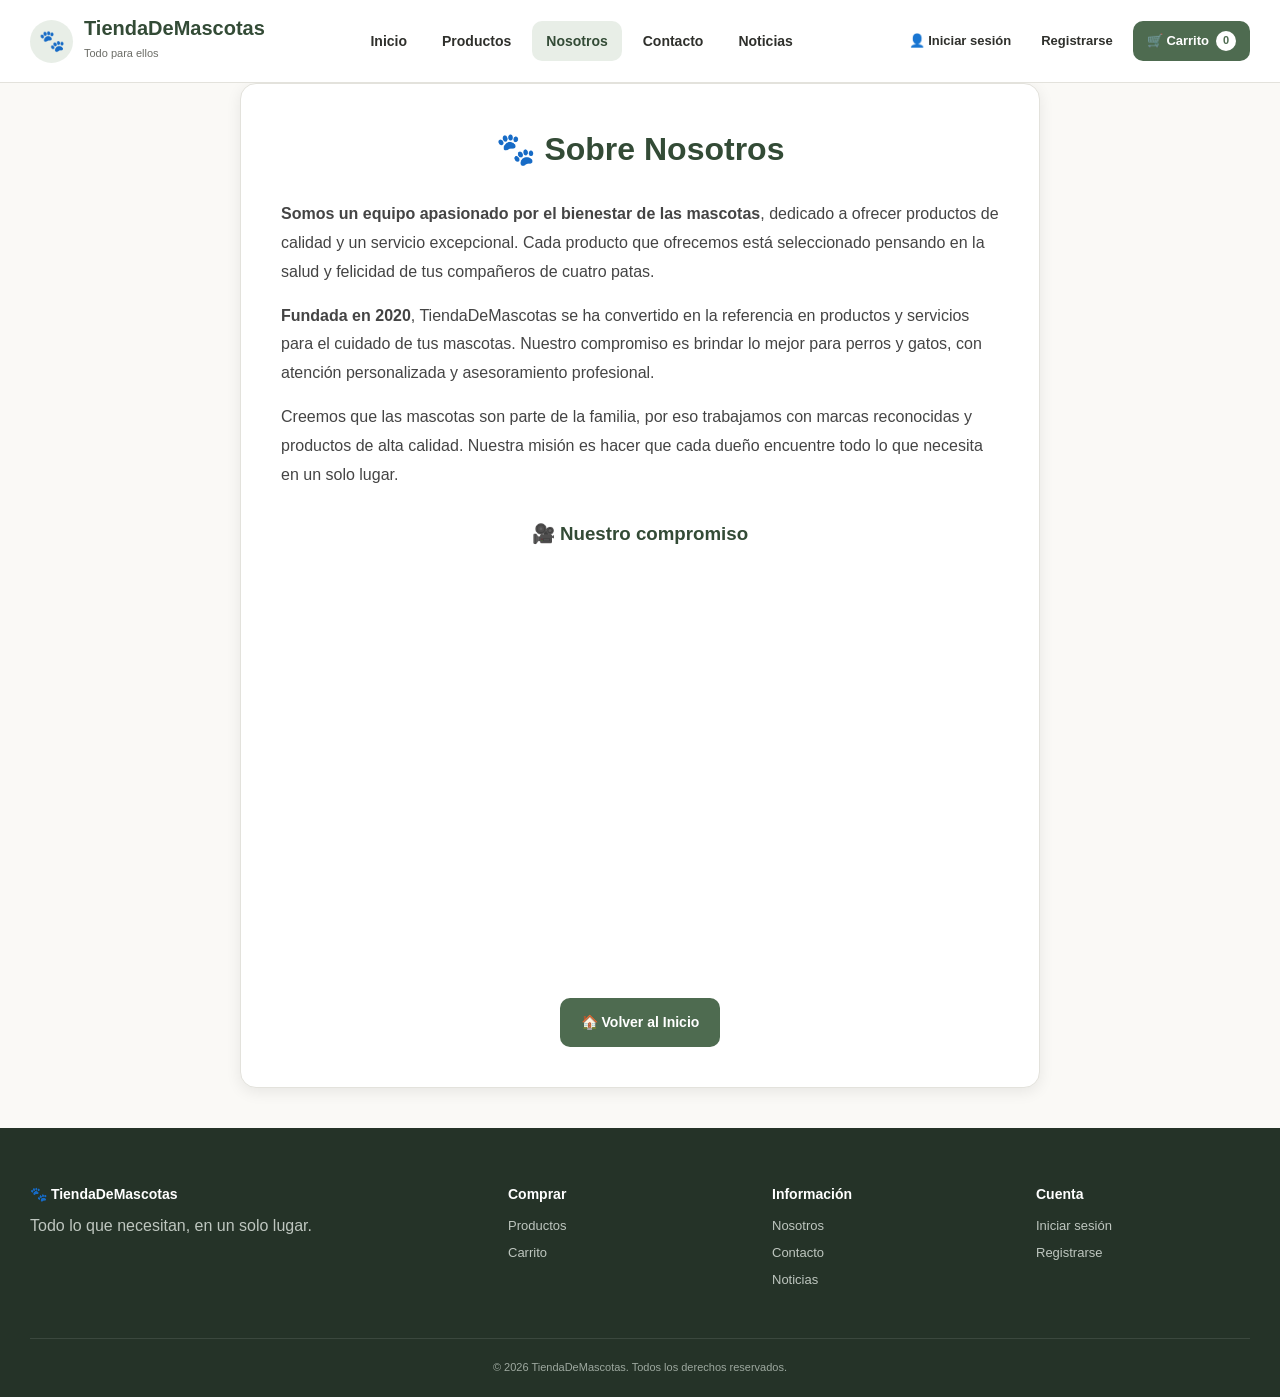
<file: nosotros.html>
<!DOCTYPE html>
<html lang="es">
<head>
    <meta charset="UTF-8">
    <meta name="viewport" content="width=device-width, initial-scale=1.0">
    <title>Nosotros - TiendaDeMascotas</title>
    <link rel="stylesheet" href="css/styles.css">
</head>
<body>

<header class="header">
    <div class="header-contenido">
        <div class="logo">
            <a href="index.html">
                <span class="logo-icono">🐾</span>
                <div>
                    <h1>TiendaDeMascotas</h1>
                    <span class="logo-subtitulo">Todo para ellos</span>
                </div>
            </a>
        </div>
        <nav>
            <ul class="nav-lista">
                <li><a href="index.html" class="nav-link">Inicio</a></li>
                <li><a href="productos.html" class="nav-link">Productos</a></li>
                <li><a href="nosotros.html" class="nav-link activo">Nosotros</a></li>
                <li><a href="contacto.html" class="nav-link">Contacto</a></li>
                <li><a href="Noticias.html" class="nav-link">Noticias</a></li>
            </ul>
        </nav>
        <div class="acciones-header">
            <a href="IniciarSesion.html" class="accion-header">👤 Iniciar sesión</a>
            <a href="Registro.html" class="accion-header">Registrarse</a>
            <a href="carrito.html" class="carrito-header">
                🛒 Carrito <span class="carrito-contador">0</span>
            </a>
        </div>
    </div>
</header>

<main>
    <div class="nosotros-contenido">
        <h2>🐾 Sobre Nosotros</h2>
        <p><strong>Somos un equipo apasionado por el bienestar de las mascotas</strong>, dedicado a ofrecer productos de calidad y un servicio excepcional. Cada producto que ofrecemos está seleccionado pensando en la salud y felicidad de tus compañeros de cuatro patas.</p>
        <p><strong>Fundada en 2020</strong>, TiendaDeMascotas se ha convertido en la referencia en productos y servicios para el cuidado de tus mascotas. Nuestro compromiso es brindar lo mejor para perros y gatos, con atención personalizada y asesoramiento profesional.</p>
        <p>Creemos que las mascotas son parte de la familia, por eso trabajamos con marcas reconocidas y productos de alta calidad. Nuestra misión es hacer que cada dueño encuentre todo lo que necesita en un solo lugar.</p>

        <div style="text-align:center;margin-top:30px;">
            <h3 style="color:var(--verde-oscuro);">🎥 Nuestro compromiso</h3>
            <div style="position:relative;padding-bottom:56.25%;height:0;overflow:hidden;border-radius:12px;max-width:700px;margin:15px auto;">
                <iframe style="position:absolute;top:0;left:0;width:100%;height:100%;"
                    src="https://www.youtube.com/embed/9bZkp7q19f0"
                    frameborder="0" allowfullscreen></iframe>
            </div>
        </div>

        <div style="text-align:center;margin-top:30px;">
            <a href="index.html" class="boton boton-principal">🏠 Volver al Inicio</a>
        </div>
    </div>
</main>

<footer class="footer">
    <div class="footer-contenido">
        <div class="footer-columna">
            <h3>🐾 TiendaDeMascotas</h3>
            <p style="color:#bec6bf;">Todo lo que necesitan, en un solo lugar.</p>
        </div>
        <div class="footer-columna">
            <h3>Comprar</h3>
            <a href="productos.html">Productos</a>
            <a href="carrito.html">Carrito</a>
        </div>
        <div class="footer-columna">
            <h3>Información</h3>
            <a href="nosotros.html">Nosotros</a>
            <a href="contacto.html">Contacto</a>
            <a href="Noticias.html">Noticias</a>
        </div>
        <div class="footer-columna">
            <h3>Cuenta</h3>
            <a href="IniciarSesion.html">Iniciar sesión</a>
            <a href="Registro.html">Registrarse</a>
        </div>
    </div>
    <div class="footer-bottom">
        <p>&copy; 2026 TiendaDeMascotas. Todos los derechos reservados.</p>
    </div>
</footer>

<script src="js/javaScript.js"></script>
</body>
</html>
</file>
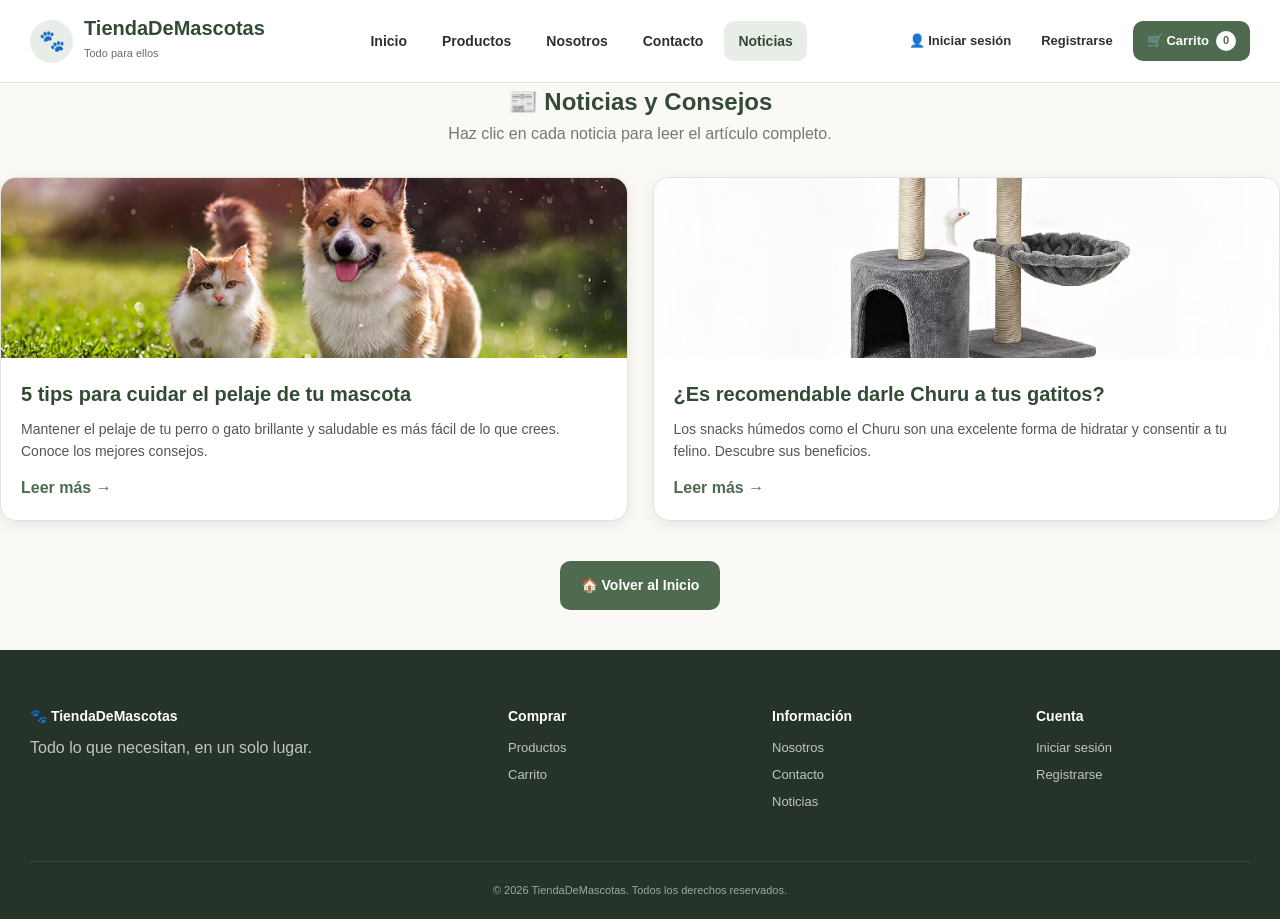
<file: Noticias.html>
<!DOCTYPE html>
<html lang="es">
<head>
    <meta charset="UTF-8">
    <meta name="viewport" content="width=device-width, initial-scale=1.0">
    <title>Noticias - TiendaDeMascotas</title>
    <link rel="stylesheet" href="css/styles.css">
</head>
<body>

<header class="header">
    <div class="header-contenido">
        <div class="logo">
            <a href="index.html">
                <span class="logo-icono">🐾</span>
                <div>
                    <h1>TiendaDeMascotas</h1>
                    <span class="logo-subtitulo">Todo para ellos</span>
                </div>
            </a>
        </div>
        <nav>
            <ul class="nav-lista">
                <li><a href="index.html" class="nav-link">Inicio</a></li>
                <li><a href="productos.html" class="nav-link">Productos</a></li>
                <li><a href="nosotros.html" class="nav-link">Nosotros</a></li>
                <li><a href="contacto.html" class="nav-link">Contacto</a></li>
                <li><a href="Noticias.html" class="nav-link activo">Noticias</a></li>
            </ul>
        </nav>
        <div class="acciones-header">
            <a href="IniciarSesion.html" class="accion-header">👤 Iniciar sesión</a>
            <a href="Registro.html" class="accion-header">Registrarse</a>
            <a href="carrito.html" class="carrito-header">
                🛒 Carrito <span class="carrito-contador">0</span>
            </a>
        </div>
    </div>
</header>

<main>
    <h2 style="text-align:center;color:var(--verde-oscuro);">📰 Noticias y Consejos</h2>
    <p style="text-align:center;color:#777;max-width:600px;margin:0 auto;">Haz clic en cada noticia para leer el artículo completo.</p>

    <div class="noticias-grid">
        <a href="Blog1.html" class="noticia-card">
            <img src="IMG/PerroYgato.jpg" alt="Cuidado del pelaje">
            <div class="info">
                <h3>5 tips para cuidar el pelaje de tu mascota</h3>
                <p>Mantener el pelaje de tu perro o gato brillante y saludable es más fácil de lo que crees. Conoce los mejores consejos.</p>
                <span class="leer-mas">Leer más →</span>
            </div>
        </a>

        <a href="Blog2.html" class="noticia-card">
            <img src="IMG/ProductosGato/SuperRascadorGato.png" alt="Churu para gatos">
            <div class="info">
                <h3>¿Es recomendable darle Churu a tus gatitos?</h3>
                <p>Los snacks húmedos como el Churu son una excelente forma de hidratar y consentir a tu felino. Descubre sus beneficios.</p>
                <span class="leer-mas">Leer más →</span>
            </div>
        </a>
    </div>

    <div style="text-align:center;margin-top:40px;">
        <a href="index.html" class="boton boton-principal">🏠 Volver al Inicio</a>
    </div>
</main>

<footer class="footer">
    <div class="footer-contenido">
        <div class="footer-columna">
            <h3>🐾 TiendaDeMascotas</h3>
            <p style="color:#bec6bf;">Todo lo que necesitan, en un solo lugar.</p>
        </div>
        <div class="footer-columna">
            <h3>Comprar</h3>
            <a href="productos.html">Productos</a>
            <a href="carrito.html">Carrito</a>
        </div>
        <div class="footer-columna">
            <h3>Información</h3>
            <a href="nosotros.html">Nosotros</a>
            <a href="contacto.html">Contacto</a>
            <a href="Noticias.html">Noticias</a>
        </div>
        <div class="footer-columna">
            <h3>Cuenta</h3>
            <a href="IniciarSesion.html">Iniciar sesión</a>
            <a href="Registro.html">Registrarse</a>
        </div>
    </div>
    <div class="footer-bottom">
        <p>&copy; 2026 TiendaDeMascotas. Todos los derechos reservados.</p>
    </div>
</footer>

<script src="js/javaScript.js"></script>
</body>
</html>
</file>
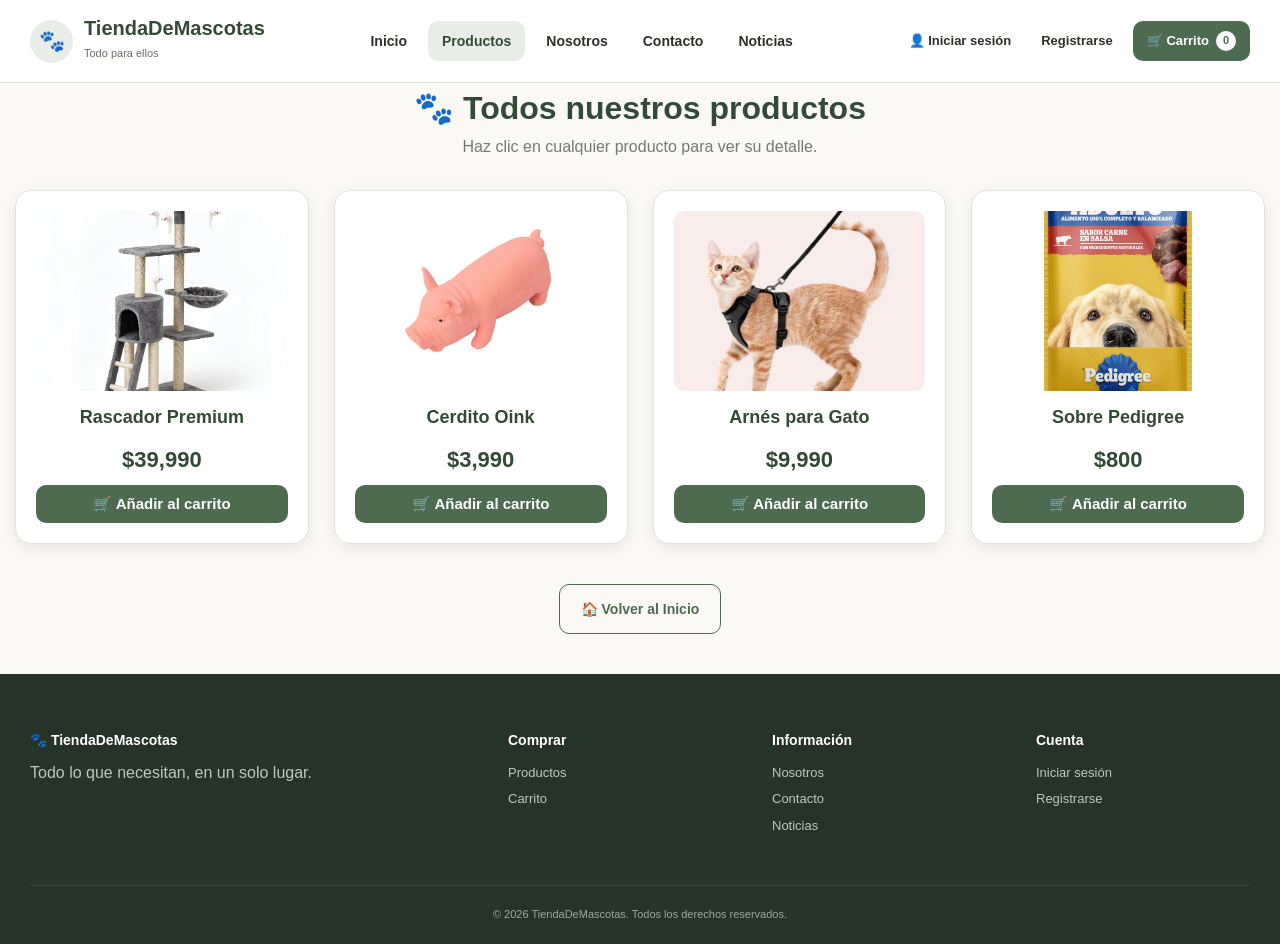
<file: productos.html>
<!DOCTYPE html>
<html lang="es">
<head>
    <meta charset="UTF-8">
    <meta name="viewport" content="width=device-width, initial-scale=1.0">
    <title>Productos - TiendaDeMascotas</title>
    <link rel="stylesheet" href="css/styles.css">
</head>
<body>

<header class="header">
    <div class="header-contenido">
        <div class="logo">
            <a href="index.html">
                <span class="logo-icono">🐾</span>
                <div>
                    <h1>TiendaDeMascotas</h1>
                    <span class="logo-subtitulo">Todo para ellos</span>
                </div>
            </a>
        </div>
        <nav>
            <ul class="nav-lista">
                <li><a href="index.html" class="nav-link">Inicio</a></li>
                <li><a href="productos.html" class="nav-link activo">Productos</a></li>
                <li><a href="nosotros.html" class="nav-link">Nosotros</a></li>
                <li><a href="contacto.html" class="nav-link">Contacto</a></li>
                <li><a href="Noticias.html" class="nav-link">Noticias</a></li>
            </ul>
        </nav>
        <div class="acciones-header">
            <a href="IniciarSesion.html" class="accion-header">👤 Iniciar sesión</a>
            <a href="Registro.html" class="accion-header">Registrarse</a>
            <a href="carrito.html" class="carrito-header">
                🛒 Carrito <span class="carrito-contador">0</span>
            </a>
        </div>
    </div>
</header>

<main>
    <div style="text-align:center;margin-bottom:30px;">
        <h2 style="color:var(--verde-oscuro);font-size:32px;">🐾 Todos nuestros productos</h2>
        <p style="color:#777;max-width:600px;margin:0 auto;">Haz clic en cualquier producto para ver su detalle.</p>
    </div>

    <div class="productos-grid" id="productos-lista"></div>

    <div style="text-align:center;margin-top:40px;">
        <a href="index.html" class="boton boton-secundario">🏠 Volver al Inicio</a>
    </div>
</main>

<footer class="footer">
    <div class="footer-contenido">
        <div class="footer-columna">
            <h3>🐾 TiendaDeMascotas</h3>
            <p style="color:#bec6bf;">Todo lo que necesitan, en un solo lugar.</p>
        </div>
        <div class="footer-columna">
            <h3>Comprar</h3>
            <a href="productos.html">Productos</a>
            <a href="carrito.html">Carrito</a>
        </div>
        <div class="footer-columna">
            <h3>Información</h3>
            <a href="nosotros.html">Nosotros</a>
            <a href="contacto.html">Contacto</a>
            <a href="Noticias.html">Noticias</a>
        </div>
        <div class="footer-columna">
            <h3>Cuenta</h3>
            <a href="IniciarSesion.html">Iniciar sesión</a>
            <a href="Registro.html">Registrarse</a>
        </div>
    </div>
    <div class="footer-bottom">
        <p>&copy; 2026 TiendaDeMascotas. Todos los derechos reservados.</p>
    </div>
</footer>

<script src="js/javaScript.js"></script>
</body>
</html>
</file>
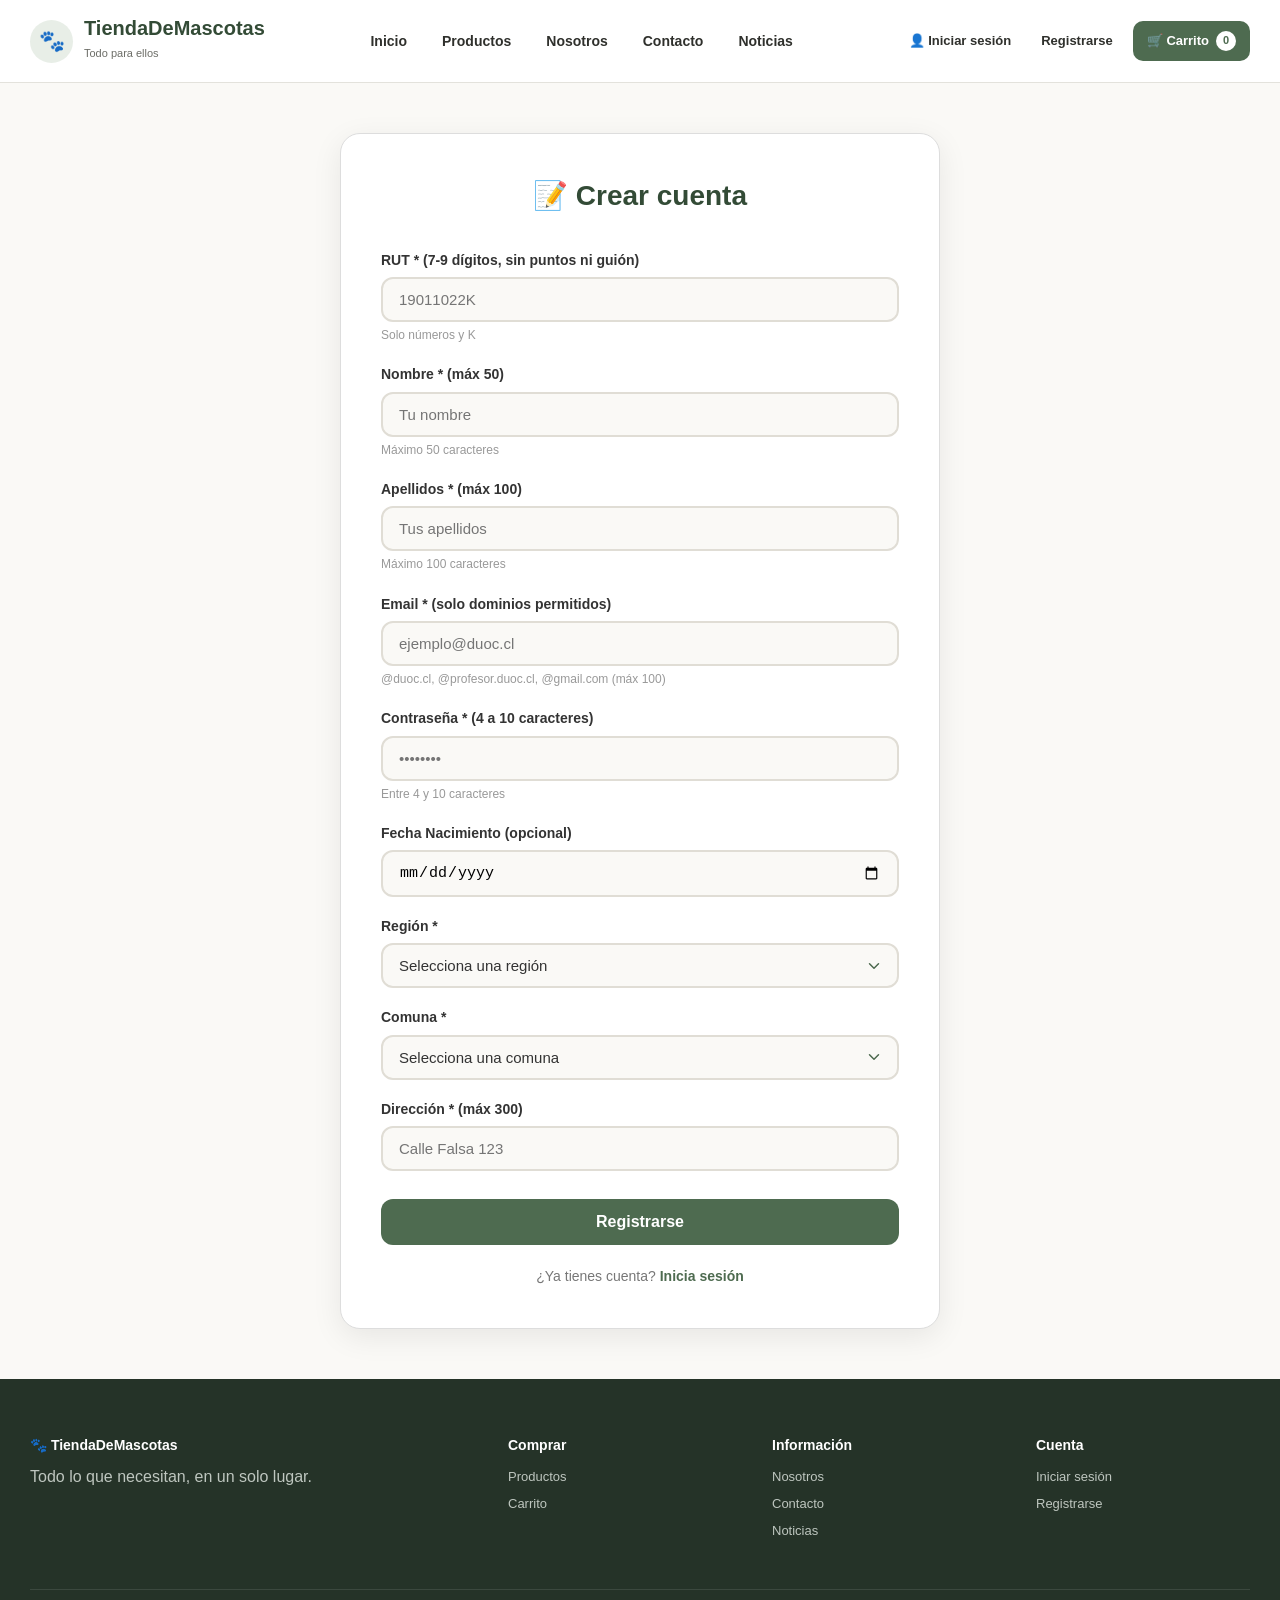
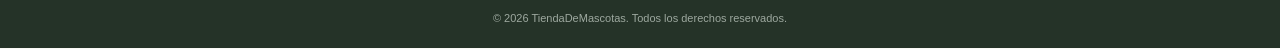
<file: Registro.html>
<!DOCTYPE html>
<html lang="es">
<head>
    <meta charset="UTF-8">
    <meta name="viewport" content="width=device-width, initial-scale=1.0">
    <title>Registro - TiendaDeMascotas</title>
    <link rel="stylesheet" href="css/styles.css">
</head>
<body>

<header class="header">
    <div class="header-contenido">
        <div class="logo">
            <a href="index.html">
                <span class="logo-icono">🐾</span>
                <div>
                    <h1>TiendaDeMascotas</h1>
                    <span class="logo-subtitulo">Todo para ellos</span>
                </div>
            </a>
        </div>
        <nav>
            <ul class="nav-lista">
                <li><a href="index.html" class="nav-link">Inicio</a></li>
                <li><a href="productos.html" class="nav-link">Productos</a></li>
                <li><a href="nosotros.html" class="nav-link">Nosotros</a></li>
                <li><a href="contacto.html" class="nav-link">Contacto</a></li>
                <li><a href="Noticias.html" class="nav-link">Noticias</a></li>
            </ul>
        </nav>
        <div class="acciones-header">
            <a href="IniciarSesion.html" class="accion-header">👤 Iniciar sesión</a>
            <a href="Registro.html" class="accion-header">Registrarse</a>
            <a href="carrito.html" class="carrito-header">
                🛒 Carrito <span class="carrito-contador">0</span>
            </a>
        </div>
    </div>
</header>

<main>
    <div class="formulario" style="max-width:600px;">
        <h2>📝 Crear cuenta</h2>
        <form id="registro-form">
            <label for="reg-rut">RUT * (7-9 dígitos, sin puntos ni guión)</label>
            <input type="text" id="reg-rut" maxlength="9" placeholder="19011022K" required>
            <small>Solo números y K</small>

            <label for="reg-nombre">Nombre * (máx 50)</label>
            <input type="text" id="reg-nombre" maxlength="50" placeholder="Tu nombre" required>
            <small>Máximo 50 caracteres</small>

            <label for="reg-apellidos">Apellidos * (máx 100)</label>
            <input type="text" id="reg-apellidos" maxlength="100" placeholder="Tus apellidos" required>
            <small>Máximo 100 caracteres</small>

            <label for="reg-email">Email * (solo dominios permitidos)</label>
            <input type="email" id="reg-email" maxlength="100" placeholder="ejemplo@duoc.cl" required>
            <small>@duoc.cl, @profesor.duoc.cl, @gmail.com (máx 100)</small>

            <label for="reg-pass">Contraseña * (4 a 10 caracteres)</label>
            <input type="password" id="reg-pass" maxlength="10" placeholder="••••••••" required>
            <small>Entre 4 y 10 caracteres</small>

            <label for="reg-fecha">Fecha Nacimiento (opcional)</label>
            <input type="date" id="reg-fecha">

            <label for="reg-region">Región *</label>
            <select id="reg-region" required>
                <option value="">Selecciona una región</option>
            </select>

            <label for="reg-comuna">Comuna *</label>
            <select id="reg-comuna" required>
                <option value="">Selecciona una comuna</option>
            </select>

            <label for="reg-direccion">Dirección * (máx 300)</label>
            <input type="text" id="reg-direccion" maxlength="300" placeholder="Calle Falsa 123" required>

            <button type="submit" class="boton boton-principal">Registrarse</button>
        </form>
        <div class="enlace">
            ¿Ya tienes cuenta? <a href="IniciarSesion.html">Inicia sesión</a>
        </div>
    </div>
</main>

<footer class="footer">
    <div class="footer-contenido">
        <div class="footer-columna">
            <h3>🐾 TiendaDeMascotas</h3>
            <p style="color:#bec6bf;">Todo lo que necesitan, en un solo lugar.</p>
        </div>
        <div class="footer-columna">
            <h3>Comprar</h3>
            <a href="productos.html">Productos</a>
            <a href="carrito.html">Carrito</a>
        </div>
        <div class="footer-columna">
            <h3>Información</h3>
            <a href="nosotros.html">Nosotros</a>
            <a href="contacto.html">Contacto</a>
            <a href="Noticias.html">Noticias</a>
        </div>
        <div class="footer-columna">
            <h3>Cuenta</h3>
            <a href="IniciarSesion.html">Iniciar sesión</a>
            <a href="Registro.html">Registrarse</a>
        </div>
    </div>
    <div class="footer-bottom">
        <p>&copy; 2026 TiendaDeMascotas. Todos los derechos reservados.</p>
    </div>
</footer>

<script src="js/javaScript.js"></script>
</body>
</html>
</file>
<file: css/styles.css>
* {
    margin: 0;
    padding: 0;
    box-sizing: border-box;
}

body {
    font-family: Arial, Helvetica, sans-serif;
    background-color: #faf9f6;
    color: #2f302c;
    line-height: 1.6;
}

a {
    text-decoration: none;
    color: inherit;
}

img {
    max-width: 100%;
    display: block;
}

button {
    font-family: inherit;
}

:root {
    --verde: #4e6b50;
    --verde-oscuro: #334b36;
    --verde-claro: #e8eee7;
    --crema: #faf9f6;
    --crema-oscuro: #f0ede6;
    --cafe: #8a6950;
    --texto: #2f302c;
    --texto-suave: #6c6d67;
    --blanco: #ffffff;
    --borde: #e3e2dc;
    --sombra: 0 4px 15px rgba(0,0,0,0.08);
}

.header {
    width: 100%;
    background-color: var(--blanco);
    border-bottom: 1px solid var(--borde);
    position: sticky;
    top: 0;
    z-index: 1000;
}

.header-contenido {
    max-width: 1400px;
    margin: auto;
    min-height: 82px;
    display: flex;
    align-items: center;
    justify-content: space-between;
    padding: 0 30px;
}

.logo a {
    display: flex;
    align-items: center;
    gap: 11px;
}

.logo-icono {
    width: 43px;
    height: 43px;
    display: flex;
    align-items: center;
    justify-content: center;
    background-color: var(--verde-claro);
    border-radius: 50%;
    font-size: 21px;
}

.logo h1, .logo h2 {
    color: var(--verde-oscuro);
    font-size: 20px;
    line-height: 1.1;
}

.logo-subtitulo {
    color: var(--texto-suave);
    font-size: 11px;
}

.nav-lista {
    list-style: none;
    display: flex;
    align-items: center;
    gap: 7px;
}

.nav-link {
    padding: 12px 14px;
    border-radius: 10px;
    font-size: 14px;
    font-weight: 600;
    color: var(--texto);
    transition: 0.2s ease;
}

.nav-link:hover, .nav-link.activo {
    background-color: var(--verde-claro);
    color: var(--verde-oscuro);
}

.acciones-header {
    display: flex;
    align-items: center;
    gap: 10px;
}

.accion-header {
    padding: 10px;
    font-size: 13px;
    font-weight: 600;
    color: var(--texto);
}

.accion-header:hover {
    color: var(--verde);
}

.carrito-header {
    display: flex;
    align-items: center;
    gap: 7px;
    background-color: var(--verde);
    color: var(--blanco);
    padding: 10px 14px;
    border-radius: 10px;
    font-size: 13px;
    font-weight: 700;
    transition: 0.2s ease;
}

.carrito-header:hover {
    background-color: var(--verde-oscuro);
}

.carrito-contador {
    width: 20px;
    height: 20px;
    display: flex;
    align-items: center;
    justify-content: center;
    border-radius: 50%;
    background-color: var(--blanco);
    color: var(--verde);
    font-size: 11px;
}

.hero {
    background-color: var(--crema-oscuro);
    padding: 75px 30px;
}

.hero-contenido {
    max-width: 1250px;
    margin: auto;
    display: grid;
    grid-template-columns: 1fr 1fr;
    align-items: center;
    gap: 60px;
}

.hero-texto h2 {
    font-size: 52px;
    line-height: 1.08;
    color: var(--verde-oscuro);
}

.hero-texto h2 span {
    color: var(--cafe);
}

.hero-texto p {
    max-width: 540px;
    margin-top: 20px;
    color: var(--texto-suave);
    font-size: 17px;
}

.hero-imagen img {
    width: 100%;
    max-width: 500px;
    border-radius: 25px;
    object-fit: cover;
}

.boton {
    display: inline-block;
    padding: 13px 21px;
    border-radius: 10px;
    font-size: 14px;
    font-weight: 700;
    transition: 0.2s ease;
    border: none;
    cursor: pointer;
}

.boton-principal {
    background-color: var(--verde);
    color: var(--blanco);
}

.boton-principal:hover {
    background-color: var(--verde-oscuro);
    transform: translateY(-2px);
}

.boton-secundario {
    border: 1px solid var(--verde);
    color: var(--verde);
    background-color: transparent;
}

.boton-secundario:hover {
    background-color: var(--verde-claro);
}

.productos-grid {
    max-width: 1250px;
    margin: 30px auto 0;
    display: grid;
    grid-template-columns: repeat(auto-fit, minmax(250px, 1fr));
    gap: 25px;
}

.producto {
    background: white;
    border-radius: 16px;
    padding: 20px;
    border: 1px solid var(--borde);
    box-shadow: var(--sombra);
    text-align: center;
    transition: 0.3s;
}

.producto:hover {
    transform: translateY(-5px);
    box-shadow: 0 8px 25px rgba(0,0,0,0.12);
}

.producto img {
    width: 100%;
    height: 180px;
    object-fit: cover;
    border-radius: 10px;
    margin-bottom: 12px;
}

.producto h3 {
    color: var(--verde-oscuro);
    font-size: 18px;
    margin: 10px 0;
}

.producto .precio {
    font-size: 22px;
    font-weight: 700;
    color: var(--verde-oscuro);
    margin: 8px 0;
}

.producto .boton-agregar {
    background: var(--verde);
    color: white;
    border: none;
    padding: 10px 20px;
    border-radius: 10px;
    font-size: 15px;
    font-weight: 600;
    cursor: pointer;
    transition: 0.2s;
    width: 100%;
}

.producto .boton-agregar:hover {
    background: var(--verde-oscuro);
    transform: scale(1.02);
}

.producto .boton-detalle {
    display: inline-block;
    margin-top: 10px;
    font-size: 14px;
    color: var(--verde);
    font-weight: 600;
    text-decoration: none;
    padding: 8px 15px;
    border: 2px solid var(--verde);
    border-radius: 8px;
    transition: 0.2s;
    width: 100%;
    box-sizing: border-box;
}

.producto .boton-detalle:hover {
    background: var(--verde);
    color: white;
}

.footer {
    background-color: #253328;
    color: var(--blanco);
    padding: 55px 30px 0;
    margin-top: 40px;
}

.footer-contenido {
    max-width: 1250px;
    margin: auto;
    display: grid;
    grid-template-columns: 2fr 1fr 1fr 1fr;
    gap: 50px;
    padding-bottom: 45px;
}

.footer-columna h3 {
    margin-bottom: 8px;
    font-size: 14px;
}

.footer-columna a {
    color: #bec6bf;
    font-size: 13px;
    transition: 0.2s ease;
    display: block;
    padding: 3px 0;
}

.footer-columna a:hover {
    color: var(--blanco);
}

.footer-bottom {
    border-top: 1px solid rgba(255, 255, 255, 0.1);
    padding: 20px 0;
    text-align: center;
    color: #9da89f;
    font-size: 11px;
    max-width: 1250px;
    margin: 0 auto;
}

.formulario {
    max-width: 480px;
    margin: 50px auto;
    background: white;
    padding: 40px;
    border-radius: 20px;
    border: 1px solid #ddd;
    box-shadow: 0 8px 30px rgba(0,0,0,0.08);
}

.formulario h2 {
    text-align: center;
    color: #334b36;
    font-size: 28px;
    margin-bottom: 30px;
}

.formulario label {
    display: block;
    font-weight: 600;
    margin-top: 18px;
    margin-bottom: 6px;
    color: #333;
    font-size: 14px;
}

.formulario input {
    width: 100%;
    padding: 12px 16px;
    border: 2px solid #e0ddd5;
    border-radius: 12px;
    font-size: 15px;
    transition: 0.2s;
    background-color: #faf9f6;
    box-sizing: border-box;
}

.formulario input:focus {
    outline: none;
    border-color: #4e6b50;
    background-color: white;
    box-shadow: 0 0 0 4px rgba(78, 107, 80, 0.12);
}

.formulario .boton {
    width: 100%;
    margin-top: 28px;
    padding: 14px;
    font-size: 16px;
    font-weight: 700;
    border: none;
    border-radius: 12px;
    cursor: pointer;
    transition: 0.2s;
}

.formulario .enlace {
    text-align: center;
    margin-top: 20px;
    color: #777;
    font-size: 14px;
}

.formulario .enlace a {
    color: #4e6b50;
    font-weight: 700;
    text-decoration: none;
}

.formulario .enlace a:hover {
    text-decoration: underline;
}

.formulario .requerido {
    color: #c0392b;
    font-size: 14px;
}

.formulario small {
    color: #999;
    font-size: 12px;
    display: block;
    margin-top: 4px;
}

.formulario select {
    width: 100%;
    padding: 12px 40px 12px 16px;
    border: 2px solid #e0ddd5;
    border-radius: 12px;
    font-size: 15px;
    transition: 0.2s;
    background-color: #faf9f6;
    box-sizing: border-box;
    appearance: none;
    -webkit-appearance: none;
    -moz-appearance: none;
    background-image: url("data:image/svg+xml;charset=UTF-8,%3csvg xmlns='http://www.w3.org/2000/svg' viewBox='0 0 24 24' fill='none' stroke='%234e6b50' stroke-width='2' stroke-linecap='round' stroke-linejoin='round'%3e%3cpolyline points='6 9 12 15 18 9'%3e%3c/polyline%3e%3c/svg%3e");
    background-repeat: no-repeat;
    background-position: right 14px center;
    background-size: 18px;
    cursor: pointer;
    color: #333;
    font-family: inherit;
}

.formulario select:focus {
    outline: none;
    border-color: #4e6b50;
    background-color: white;
    box-shadow: 0 0 0 4px rgba(78, 107, 80, 0.12);
}

.formulario select:hover {
    border-color: #4e6b50;
    background-color: white;
}

.formulario select option {
    padding: 10px;
    background-color: white;
    color: #333;
    font-size: 15px;
}

.admin-layout {
    display: flex;
    gap: 30px;
    align-items: flex-start;
}

.admin-sidebar {
    min-width: 200px;
    background: white;
    border-radius: 16px;
    padding: 20px;
    border: 1px solid var(--borde);
}

.admin-sidebar a {
    display: block;
    padding: 12px;
    border-radius: 8px;
    margin-bottom: 5px;
    color: var(--texto);
    font-weight: 600;
}

.admin-sidebar a:hover {
    background: var(--verde-claro);
    color: var(--verde-oscuro);
}

.admin-content {
    flex: 1;
    background: white;
    border-radius: 16px;
    padding: 30px;
    border: 1px solid var(--borde);
}

.admin-form-group {
    margin-bottom: 15px;
}

.admin-form-group label {
    display: block;
    font-weight: 600;
    margin-bottom: 5px;
}

.admin-form-group input,
.admin-form-group select,
.admin-form-group textarea {
    width: 100%;
    padding: 10px;
    border: 1px solid var(--borde);
    border-radius: 8px;
    font-family: inherit;
}

.admin-form-group select {
    padding: 10px 35px 10px 12px;
    font-size: 14px;
    background-color: white;
    color: #333;
    cursor: pointer;
    transition: 0.2s;
    box-sizing: border-box;
    appearance: none;
    -webkit-appearance: none;
    -moz-appearance: none;
    background-image: url("data:image/svg+xml;charset=UTF-8,%3csvg xmlns='http://www.w3.org/2000/svg' viewBox='0 0 24 24' fill='none' stroke='%234e6b50' stroke-width='2' stroke-linecap='round' stroke-linejoin='round'%3e%3cpolyline points='6 9 12 15 18 9'%3e%3c/polyline%3e%3c/svg%3e");
    background-repeat: no-repeat;
    background-position: right 10px center;
    background-size: 16px;
}

.admin-form-group select:focus {
    outline: none;
    border-color: var(--verde);
    box-shadow: 0 0 0 3px rgba(78, 107, 80, 0.15);
}

.admin-tabs {
    display: flex;
    gap: 10px;
    margin-bottom: 20px;
    border-bottom: 2px solid var(--borde);
    padding-bottom: 10px;
}

.admin-tabs button {
    padding: 10px 20px;
    border: none;
    background: none;
    cursor: pointer;
    font-weight: 700;
    border-radius: 8px;
}

.admin-tabs button.activo {
    background: var(--verde);
    color: white;
}

.tab-content {
    display: none;
}

.tab-content.activo {
    display: block;
}

.noticias-grid {
    display: grid;
    grid-template-columns: repeat(auto-fit, minmax(280px, 1fr));
    gap: 25px;
    margin-top: 30px;
}

.noticia-card {
    background: white;
    border-radius: 16px;
    overflow: hidden;
    border: 1px solid var(--borde);
    box-shadow: var(--sombra);
    transition: 0.3s;
    text-decoration: none;
    color: inherit;
    display: block;
}

.noticia-card:hover {
    transform: translateY(-5px);
    box-shadow: 0 8px 25px rgba(0,0,0,0.12);
}

.noticia-card img {
    width: 100%;
    height: 180px;
    object-fit: cover;
}

.noticia-card .info {
    padding: 20px;
}

.noticia-card h3 {
    color: var(--verde-oscuro);
    margin-bottom: 8px;
    font-size: 20px;
}

.noticia-card p {
    color: #555;
    font-size: 14px;
    line-height: 1.6;
}

.noticia-card .leer-mas {
    display: inline-block;
    margin-top: 12px;
    font-weight: 700;
    color: var(--verde);
}

.articulo {
    max-width: 800px;
    margin: 40px auto;
    background: white;
    padding: 40px;
    border-radius: 16px;
    border: 1px solid var(--borde);
    box-shadow: var(--sombra);
}

.articulo img {
    width: 100%;
    border-radius: 12px;
    margin: 20px 0;
}

.articulo h1 {
    color: var(--verde-oscuro);
    font-size: 32px;
    margin: 10px 0;
}

.articulo p {
    color: #444;
    line-height: 1.8;
    margin-bottom: 15px;
    font-size: 16px;
}

.articulo h3 {
    color: var(--verde-oscuro);
    margin: 20px 0 5px;
    font-size: 20px;
}

.articulo .fecha {
    color: #888;
    font-size: 14px;
}

.articulo .destacado {
    background: #f5f7f0;
    padding: 15px 20px;
    border-radius: 10px;
    border-left: 4px solid var(--verde);
    margin: 15px 0;
    font-style: italic;
    color: #555;
}

.articulo ul {
    color: #444;
    line-height: 1.8;
    padding-left: 20px;
}

.articulo .botones {
    display: flex;
    gap: 15px;
    flex-wrap: wrap;
    margin-top: 30px;
}

.detalle {
    max-width: 900px;
    margin: 40px auto;
    background: white;
    padding: 40px;
    border-radius: 16px;
    border: 1px solid var(--borde);
    box-shadow: var(--sombra);
}

.detalle .imagen {
    width: 100%;
    max-height: 400px;
    object-fit: cover;
    border-radius: 12px;
}

.detalle h1 {
    color: var(--verde-oscuro);
    font-size: 32px;
    margin: 20px 0 10px;
}

.detalle .precio {
    font-size: 28px;
    font-weight: 700;
    color: var(--verde-oscuro);
    margin: 10px 0;
}

.detalle .descripcion {
    color: #444;
    line-height: 1.8;
    font-size: 16px;
    margin-bottom: 20px;
}

.detalle .categoria {
    color: var(--verde);
    font-weight: 700;
    font-size: 14px;
}

.detalle .stock {
    color: #777;
    font-size: 14px;
    margin-bottom: 20px;
}

.detalle .boton-agregar {
    background: var(--verde);
    color: white;
    border: none;
    padding: 15px 40px;
    border-radius: 12px;
    font-size: 18px;
    font-weight: 700;
    cursor: pointer;
    transition: 0.2s;
}

.detalle .boton-agregar:hover {
    background: var(--verde-oscuro);
    transform: scale(1.02);
}

.detalle .botones {
    display: flex;
    gap: 15px;
    flex-wrap: wrap;
    margin-top: 30px;
}

.nosotros-contenido {
    max-width: 800px;
    margin: auto;
    background: white;
    padding: 40px;
    border-radius: 16px;
    border: 1px solid var(--borde);
    box-shadow: var(--sombra);
}

.nosotros-contenido h2 {
    color: var(--verde-oscuro);
    text-align: center;
    font-size: 32px;
    margin-bottom: 25px;
}

.nosotros-contenido p {
    color: #444;
    line-height: 1.8;
    font-size: 16px;
    margin-bottom: 15px;
}

.carrito-vacio {
    text-align: center;
    padding: 50px 20px;
    background: white;
    border-radius: 16px;
    border: 1px solid var(--borde);
}

.carrito-vacio p {
    font-size: 18px;
    color: #777;
}

.carrito-vacio a {
    color: var(--verde);
    font-weight: 700;
}

.carrito-item {
    display: flex;
    align-items: center;
    justify-content: space-between;
    background: white;
    padding: 15px 20px;
    border-radius: 12px;
    border: 1px solid var(--borde);
    margin-bottom: 10px;
    flex-wrap: wrap;
    gap: 10px;
}

.carrito-item .info {
    display: flex;
    align-items: center;
    gap: 15px;
}

.carrito-item .info img {
    width: 60px;
    height: 60px;
    object-fit: cover;
    border-radius: 10px;
}

.carrito-item .info h3 {
    font-size: 16px;
    color: var(--verde-oscuro);
    margin: 0;
}

.carrito-item .info p {
    margin: 0;
    color: #777;
    font-size: 14px;
}

.carrito-item .acciones {
    display: flex;
    align-items: center;
    gap: 12px;
    flex-wrap: wrap;
}

.carrito-item .acciones .cantidad {
    display: flex;
    align-items: center;
    gap: 8px;
}

.carrito-item .acciones .cantidad button {
    width: 28px;
    height: 28px;
    border: 1px solid var(--borde);
    border-radius: 6px;
    background: white;
    cursor: pointer;
    font-size: 16px;
}

.carrito-item .acciones .cantidad button:hover {
    background: var(--verde-claro);
}

.carrito-item .acciones .precio {
    font-weight: 700;
    color: var(--verde-oscuro);
    font-size: 18px;
    min-width: 80px;
    text-align: right;
}

.carrito-item .acciones .eliminar {
    color: #c0392b;
    border: none;
    background: none;
    cursor: pointer;
    font-size: 20px;
    padding: 0 5px;
}

.carrito-item .acciones .eliminar:hover {
    transform: scale(1.2);
}

.total-carrito {
    text-align: right;
    font-size: 24px;
    font-weight: 700;
    background: white;
    padding: 20px;
    border-radius: 12px;
    border: 1px solid var(--borde);
    margin-top: 20px;
}

.total-carrito span {
    color: var(--verde-oscuro);
}

article.articulo {
    max-width: 800px;
    margin: 40px auto;
    background: white;
    padding: 40px;
    border-radius: 16px;
    border: 1px solid var(--borde);
    box-shadow: var(--sombra);
}

aside.admin-sidebar {
    min-width: 200px;
    background: white;
    border-radius: 16px;
    padding: 20px;
    border: 1px solid var(--borde);
}

.error-inline {
    color: #c0392b;
    font-size: 12px;
    display: block;
    margin-top: 4px;
}

@media (max-width: 1150px) {
    .header-contenido {
        padding: 0 20px;
    }
    .acciones-header {
        gap: 4px;
    }
    .accion-header span:last-child {
        display: none;
    }
    .nav-lista {
        gap: 2px;
    }
    .nav-link {
        padding: 10px 9px;
    }
    .hero h2 {
        font-size: 44px;
    }
    .productos-grid {
        grid-template-columns: repeat(2, 1fr);
    }
}

@media (max-width: 900px) {
    .header-contenido {
        flex-wrap: wrap;
        padding: 15px 20px;
    }
    .nav {
        order: 3;
        width: 100%;
        overflow-x: auto;
    }
    .nav-lista {
        justify-content: center;
    }
    .hero-contenido {
        grid-template-columns: 1fr;
        text-align: center;
    }
    .hero p {
        margin-left: auto;
        margin-right: auto;
    }
    .hero-imagen {
        order: -1;
    }
    .footer-contenido {
        grid-template-columns: 1fr 1fr;
    }
    .admin-layout {
        flex-direction: column;
    }
}

@media (max-width: 600px) {
    .header-contenido {
        min-height: auto;
    }
    .logo h1 {
        font-size: 17px;
    }
    .hero {
        padding: 50px 20px;
    }
    .hero h2 {
        font-size: 36px;
    }
    .boton {
        width: 100%;
        text-align: center;
    }
    .productos-grid {
        grid-template-columns: 1fr;
        margin-top: 35px;
    }
    .footer-contenido {
        grid-template-columns: 1fr;
        gap: 30px;
    }
    .admin-sidebar {
        min-width: 100%;
    }
    .noticias-grid {
        grid-template-columns: 1fr;
    }
    .detalle .boton-agregar {
        width: 100%;
        text-align: center;
    }
    .articulo .botones {
        flex-direction: column;
    }
    .articulo .botones .boton {
        width: 100%;
        text-align: center;
    }
}
</file>
